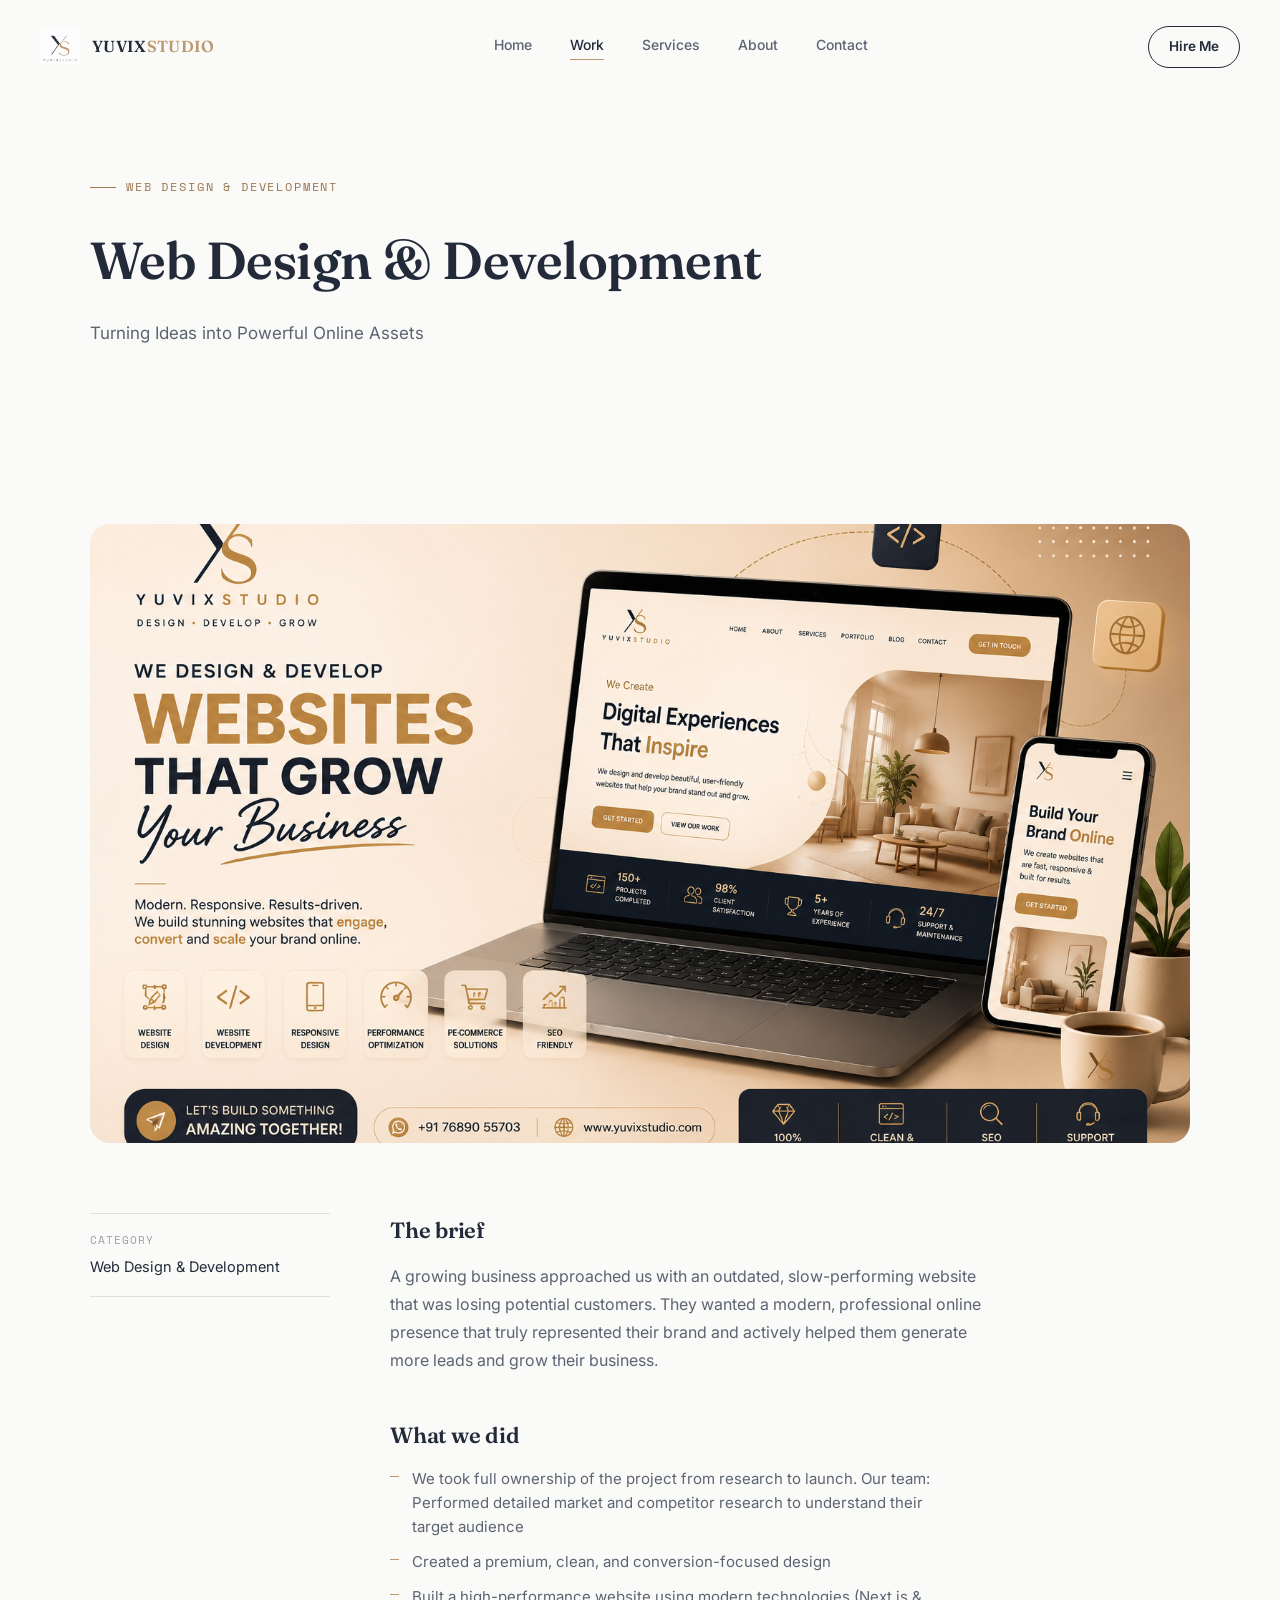
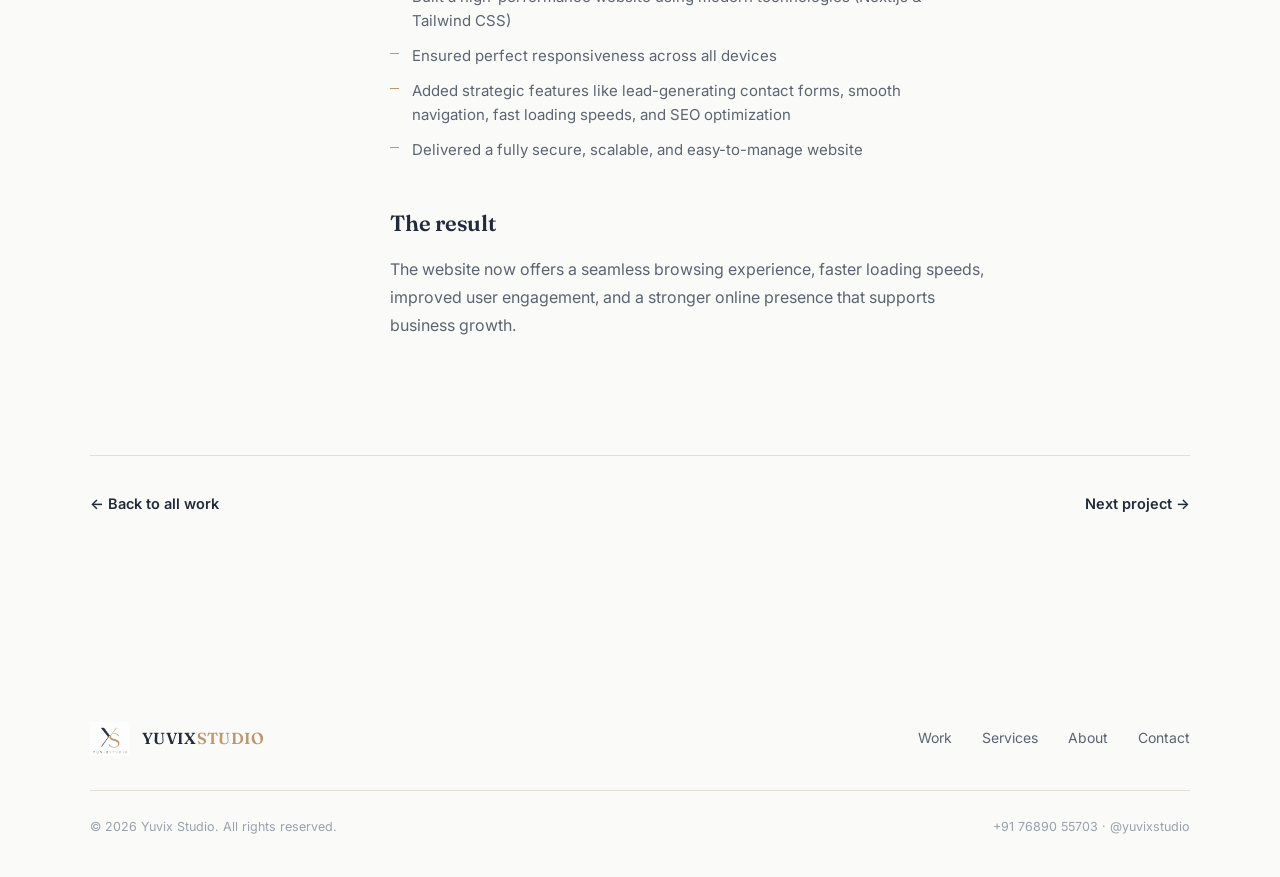
<file: project-1.html>
<!DOCTYPE html>
<html lang="en">
<head>
<meta charset="UTF-8">
<meta name="viewport" content="width=device-width, initial-scale=1.0">
<title>Web Design & Development — Yuvix Studio</title>
<meta name="description" content="Web design and development case study by Yuvix Studio.">
<link rel="icon" href="assets/logo.png">
<link rel="preconnect" href="https://fonts.googleapis.com">
<link rel="preconnect" href="https://fonts.gstatic.com" crossorigin>
<link href="https://fonts.googleapis.com/css2?family=Fraunces:ital,opsz,wght@0,9..144,500;0,9..144,600;1,9..144,500&family=Inter:wght@400;500;600&family=Space+Mono:wght@400;700&display=swap" rel="stylesheet">
<link rel="stylesheet" href="style.css">
<link rel="shortcut icon" href="/fav.png" type="image/x-icon">
<script src="security.js"></script>
</head>
<body>

<!-- ============ NAV ============ -->
<nav class="site-nav">
  <a href="index.html" class="brand">
    <img src="/fav.png" alt="Yuvix Studio logo">
    <span class="brand-word">YUVIX<span>STUDIO</span></span>
  </a>
  <div class="nav-links">
    <a href="index.html">Home</a>
    <a href="work.html" class="current">Work</a>
    <a href="services.html">Services</a>
    <a href="index.html#about">About</a>
    <a href="index.html#contact">Contact</a>
  </div>
  <a href="tel:+917689055703" class="nav-cta">Hire Me</a>
  <button class="nav-toggle" aria-label="Toggle menu" aria-expanded="false">
    <span></span><span></span><span></span>
  </button>
</nav>

<!--
  ================================================================
  HOW TO EDIT THIS CASE STUDY
  - Replace the title, hero image and every text block below with
    your real project details.
  - This file is not linked to anywhere automatically — make sure
    its card on work.html points here (href="project-1.html").
  ================================================================
-->

<!-- ============ HEADER ============ -->
<header class="project-header">
  <div class="wrap">
    <span class="eyebrow reveal">Web Design &amp; Development</span>
    <h1 class="reveal">Web Design & Development</h1>
    <p class="lede reveal">Turning Ideas into Powerful Online Assets</p>
  </div>
</header>

<section>
  <div class="wrap">
    <div class="project-image reveal">
      <img src="/p11.png" alt="Project Name One website preview">
    </div>

    <div class="project-body">
      <aside class="project-meta reveal">
        <dl>
          <!-- <div>
            <dt>Client</dt>
            <dd>Client name here</dd>
          </div> -->
          <div>
            <dt>Category</dt>
            <dd>Web Design &amp; Development</dd>
          </div>
          <!-- <div>
            <dt>Timeline</dt>
            <dd>3 weeks</dd>
          </div>
          <div>
            <dt>Live site</dt>
            <dd><a href="#" target="_blank" rel="noopener">Visit site ↗</a></dd>
          </div> -->
        </dl>
      </aside>

      <div class="project-content reveal">
        <div>
          <h2>The brief</h2>
          <p>A growing business approached us with an outdated, slow-performing website that was losing potential customers. They wanted a modern, professional online presence that truly represented their brand and actively helped them generate more leads and grow their business.</p>
        </div>
        <div>
          <h2>What we did</h2>
          <ul>
            <li>We took full ownership of the project from research to launch. Our team:
            Performed detailed market and competitor research to understand their target audience</li>
            <li>Created a premium, clean, and conversion-focused design</li>
            <li>Built a high-performance website using modern technologies (Next.js & Tailwind CSS)</li>
            <li>Ensured perfect responsiveness across all devices</li>
            <li>Added strategic features like lead-generating contact forms, smooth navigation, fast loading speeds, and SEO optimization</li>
            <li>Delivered a fully secure, scalable, and easy-to-manage website</li>
          </ul>
        </div>
        <div>
          <h2>The result</h2>
          <p>The website now offers a seamless browsing experience, faster loading speeds, improved user engagement, and a stronger online presence that supports business growth.</p>
        </div>
      </div>
    </div>

    <div class="project-nav reveal">
      <a href="work.html">← Back to all work</a>
      <a href="project-2.html">Next project →</a>
    </div>
  </div>
</section>

<!-- ============ FOOTER ============ -->
<footer>
  <div class="wrap">
    <div class="footer-grid">
      <a href="index.html" class="brand">
        <img src="/fav.png" alt="Yuvix Studio logo">
        <span class="brand-word">YUVIX<span>STUDIO</span></span>
      </a>
      <div class="footer-nav">
        <a href="work.html">Work</a>
        <a href="services.html">Services</a>
        <a href="index.html#about">About</a>
        <a href="index.html#contact">Contact</a>
      </div>
    </div>
    <div class="footer-bottom">
      <span>© <span id="year"></span> Yuvix Studio. All rights reserved.</span>
      <span>+91 76890 55703 · @yuvixstudio</span>
    </div>
  </div>
</footer>

<script src="script.js"></script>
</body>
</html>
</file>
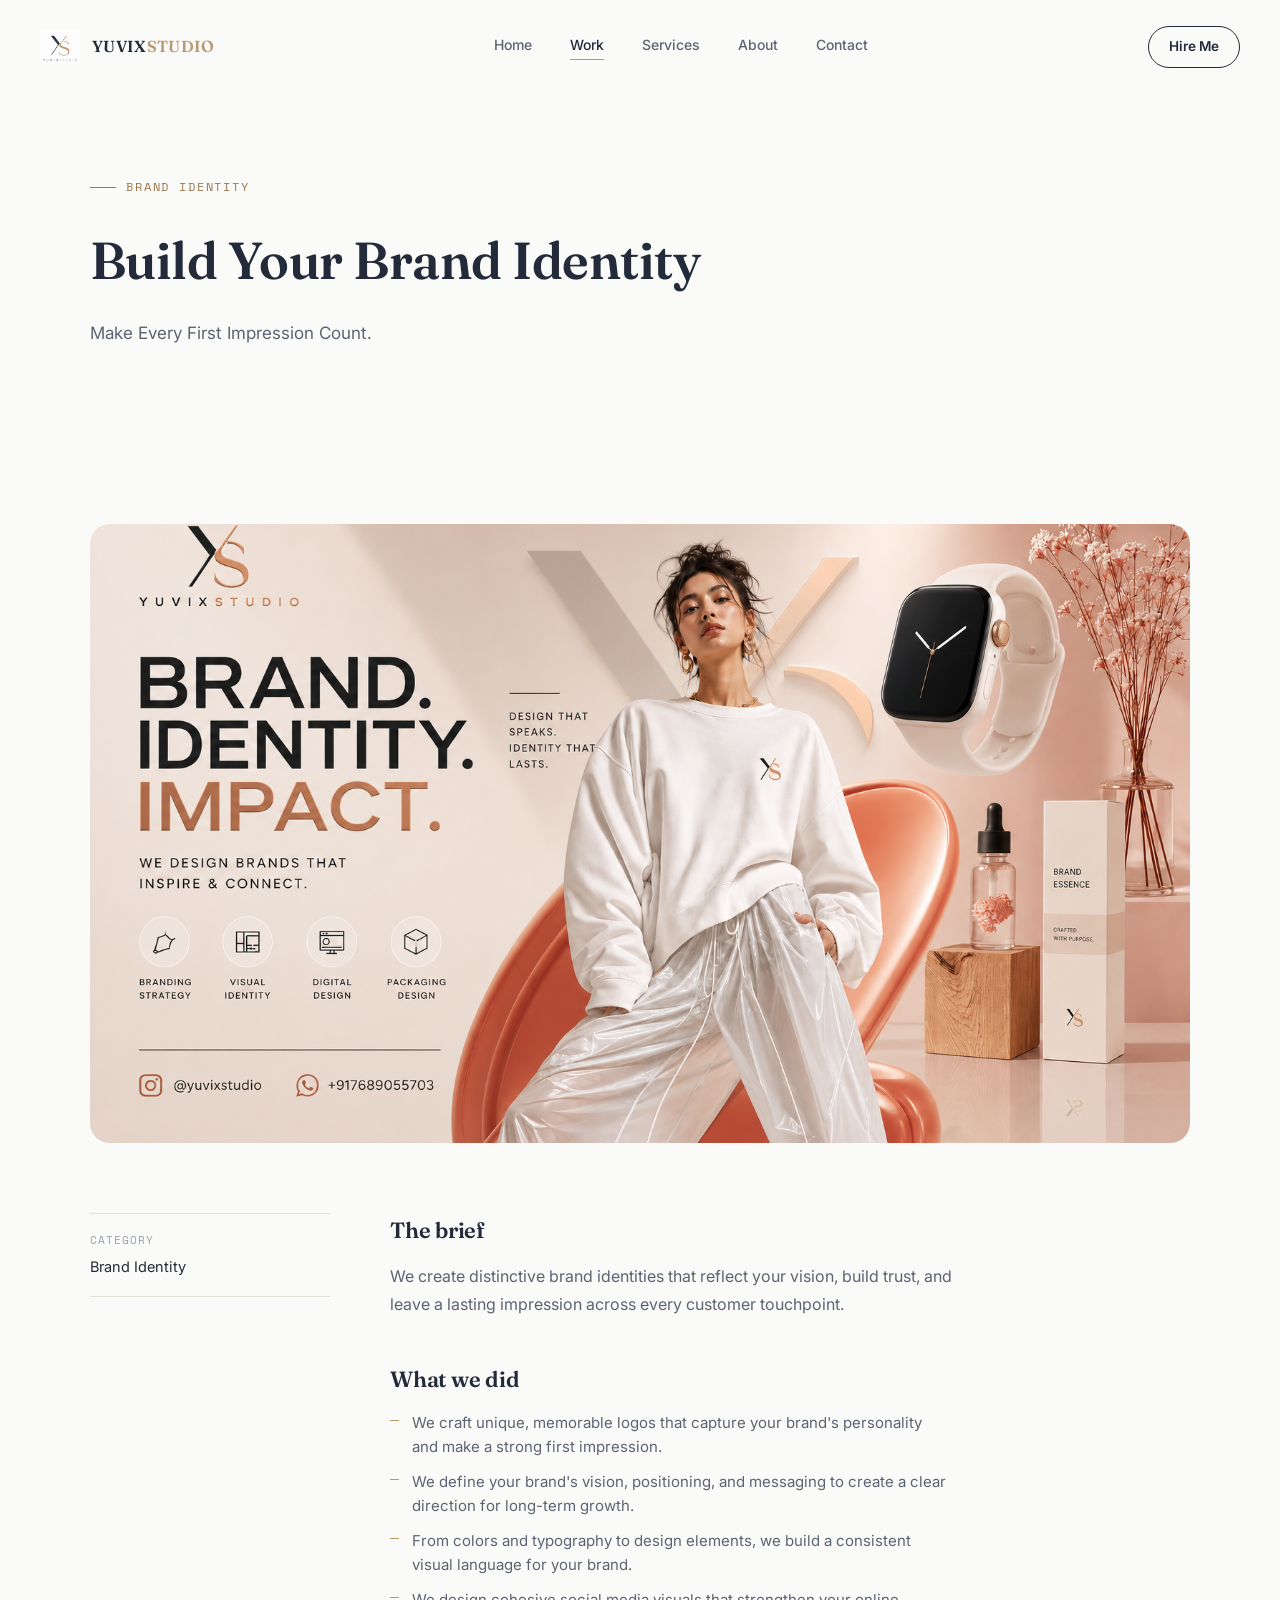
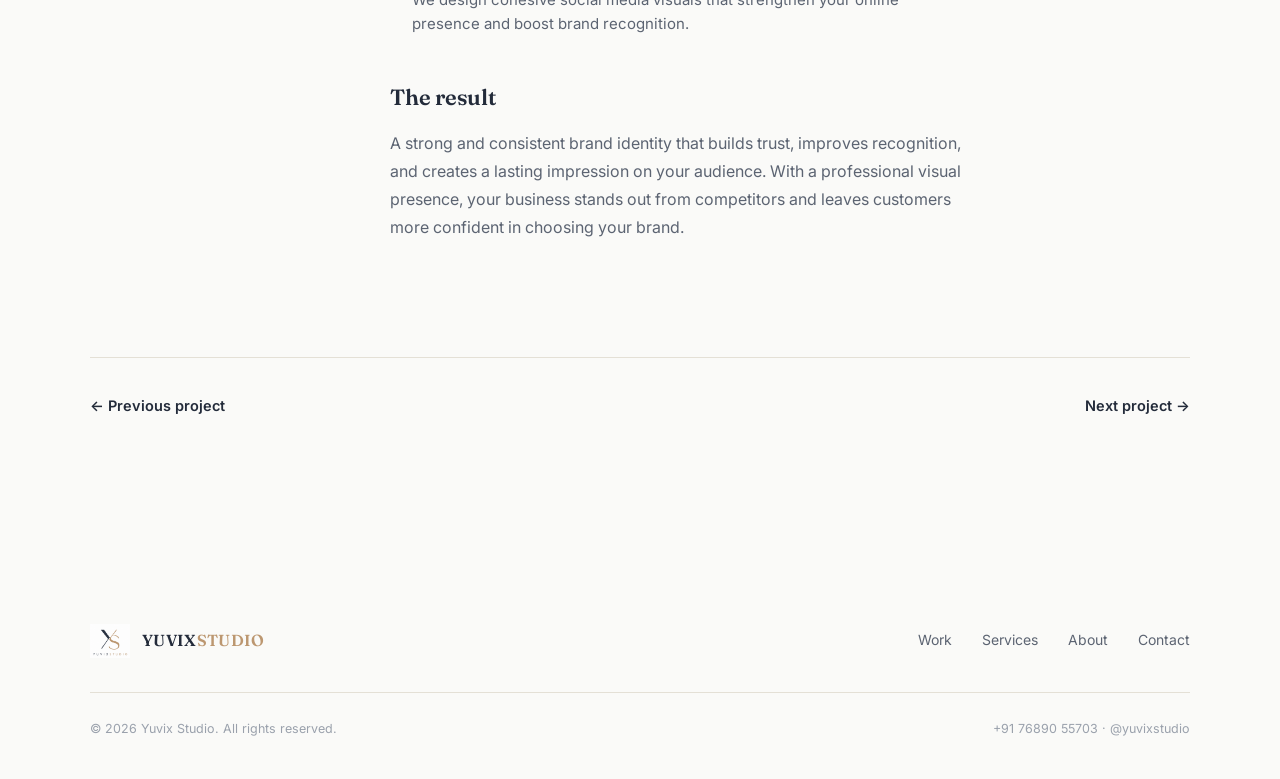
<file: project-2.html>
<!DOCTYPE html>
<html lang="en">
<head>
<meta charset="UTF-8">
<meta name="viewport" content="width=device-width, initial-scale=1.0">
<title>Brand Identity — Yuvix Studio</title>
<meta name="description" content="Digital marketing and SEO case study by Yuvix Studio.">
<link rel="icon" href="assets/logo.png">
<link rel="preconnect" href="https://fonts.googleapis.com">
<link rel="preconnect" href="https://fonts.gstatic.com" crossorigin>
<link href="https://fonts.googleapis.com/css2?family=Fraunces:ital,opsz,wght@0,9..144,500;0,9..144,600;1,9..144,500&family=Inter:wght@400;500;600&family=Space+Mono:wght@400;700&display=swap" rel="stylesheet">
<link rel="stylesheet" href="style.css">
<link rel="shortcut icon" href="/fav.png" type="image/x-icon">
<script src="security.js"></script>
</head>
<body>

<!-- ============ NAV ============ -->
<nav class="site-nav">
  <a href="index.html" class="brand">
    <img src="/fav.png" alt="Yuvix Studio logo">
    <span class="brand-word">YUVIX<span>STUDIO</span></span>
  </a>
  <div class="nav-links">
    <a href="index.html">Home</a>
    <a href="work.html" class="current">Work</a>
    <a href="services.html">Services</a>
    <a href="index.html#about">About</a>
    <a href="index.html#contact">Contact</a>
  </div>
  <a href="tel:+917689055703" class="nav-cta">Hire Me</a>
  <button class="nav-toggle" aria-label="Toggle menu" aria-expanded="false">
    <span></span><span></span><span></span>
  </button>
</nav>

<!-- See project-1.html for edit notes -->

<!-- ============ HEADER ============ -->
<header class="project-header">
  <div class="wrap">
    <span class="eyebrow reveal">Brand Identity</span>
    <h1 class="reveal">Build Your Brand Identity</h1>
    <p class="lede reveal">Make Every First Impression Count.</p>
  </div>
</header>

<section>
  <div class="wrap">
    <div class="project-image reveal">
      <img src="/p2.png" alt="Project Name Two marketing dashboard">
    </div>

    <div class="project-body">
      <aside class="project-meta reveal">
        <dl>
          <!-- <div>
            <dt>Client</dt>
            <dd>Client name here</dd>
          </div> -->
          <div>
            <dt>Category</dt>
            <dd>Brand Identity</dd>
          </div>
          <!-- <div>
            <dt>Timeline</dt>
            <dd>Ongoing, 3 months</dd>
          </div>
          <div>
            <dt>Live site</dt>
            <dd><a href="#" target="_blank" rel="noopener">Visit site ↗</a></dd>
          </div> -->
        </dl>
      </aside>

      <div class="project-content reveal">
        <div>
          <h2>The brief</h2>
          <p>We create distinctive brand identities that reflect your vision, build trust, and leave a lasting impression across every customer touchpoint.</p>
        </div>
        <div>
          <h2>What we did</h2>
          <ul>
            <li>We craft unique, memorable logos that capture your brand's personality and make a strong first impression.</li>
            <li>We define your brand's vision, positioning, and messaging to create a clear direction for long-term growth.</li>
            <li>From colors and typography to design elements, we build a consistent visual language for your brand.</li>
            <li>We design cohesive social media visuals that strengthen your online presence and boost brand recognition.</li>
          </ul>
        </div>
        <div>
          <h2>The result</h2>
          <p>A strong and consistent brand identity that builds trust, improves recognition, and creates a lasting impression on your audience. With a professional visual presence, your business stands out from competitors and leaves customers more confident in choosing your brand.</p>
        </div>
      </div>
    </div>

    <div class="project-nav reveal">
      <a href="project-1.html">← Previous project</a>
      <a href="project-3.html">Next project →</a>
    </div>
  </div>
</section>

<!-- ============ FOOTER ============ -->
<footer>
  <div class="wrap">
    <div class="footer-grid">
      <a href="index.html" class="brand">
        <img src="/fav.png" alt="Yuvix Studio logo">
        <span class="brand-word">YUVIX<span>STUDIO</span></span>
      </a>
      <div class="footer-nav">
        <a href="work.html">Work</a>
        <a href="services.html">Services</a>
        <a href="index.html#about">About</a>
        <a href="index.html#contact">Contact</a>
      </div>
    </div>
    <div class="footer-bottom">
      <span>© <span id="year"></span> Yuvix Studio. All rights reserved.</span>
      <span>+91 76890 55703 · @yuvixstudio</span>
    </div>
  </div>
</footer>

<script src="script.js"></script>
</body>
</html>
</file>
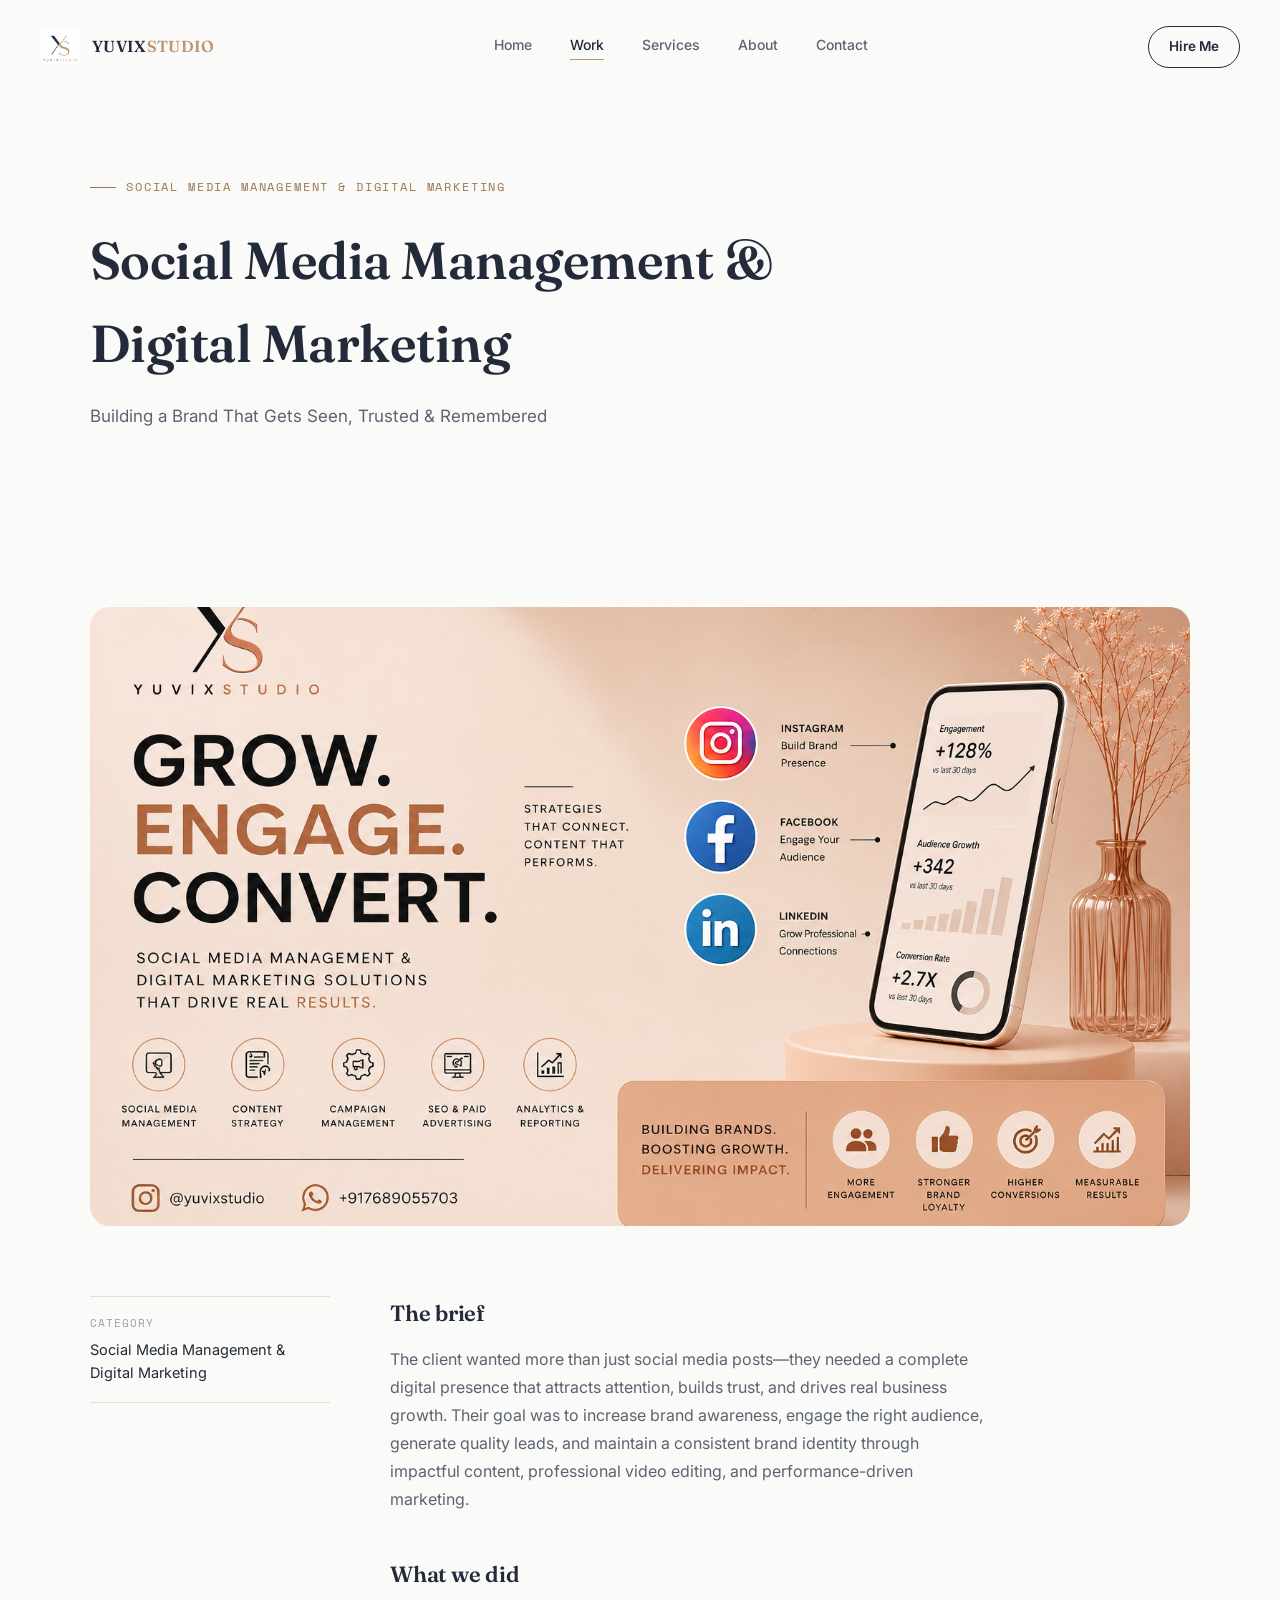
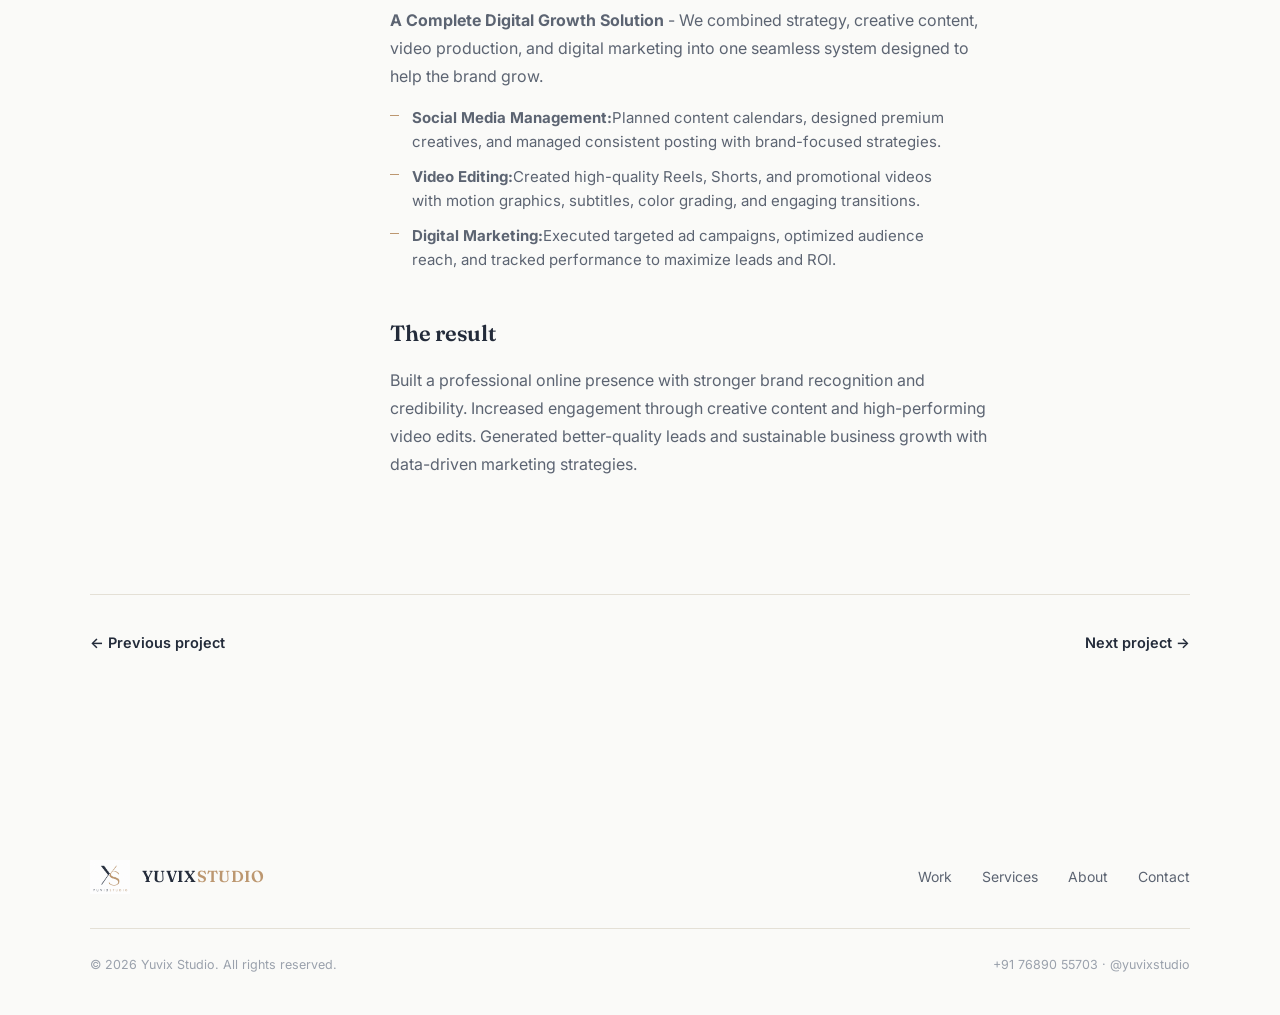
<file: project-3.html>
<!DOCTYPE html>
<html lang="en">
<head>
<meta charset="UTF-8">
<meta name="viewport" content="width=device-width, initial-scale=1.0">
<title>Social Media Management & Digital Marketing — Yuvix Studio</title>
<meta name="description" content="E-commerce store case study by Yuvix Studio.">
<link rel="icon" href="assets/logo.png">
<link rel="preconnect" href="https://fonts.googleapis.com">
<link rel="preconnect" href="https://fonts.gstatic.com" crossorigin>
<link href="https://fonts.googleapis.com/css2?family=Fraunces:ital,opsz,wght@0,9..144,500;0,9..144,600;1,9..144,500&family=Inter:wght@400;500;600&family=Space+Mono:wght@400;700&display=swap" rel="stylesheet">
<link rel="stylesheet" href="style.css">
<link rel="shortcut icon" href="/fav.png" type="image/x-icon">
<script src="security.js"></script>
</head>
<body>

<!-- ============ NAV ============ -->
<nav class="site-nav">
  <a href="index.html" class="brand">
    <img src="/fav.png" alt="Yuvix Studio logo">
    <span class="brand-word">YUVIX<span>STUDIO</span></span>
  </a>
  <div class="nav-links">
    <a href="index.html">Home</a>
    <a href="work.html" class="current">Work</a>
    <a href="services.html">Services</a>
    <a href="index.html#about">About</a>
    <a href="index.html#contact">Contact</a>
  </div>
  <a href="tel:+917689055703" class="nav-cta">Hire Me</a>
  <button class="nav-toggle" aria-label="Toggle menu" aria-expanded="false">
    <span></span><span></span><span></span>
  </button>
</nav>

<!-- See project-1.html for edit notes -->

<!-- ============ HEADER ============ -->
<header class="project-header">
  <div class="wrap">
    <span class="eyebrow reveal">Social Media Management & Digital Marketing</span>
    <h1 class="reveal">Social Media Management & Digital Marketing</h1>
    <p class="lede reveal">Building a Brand That Gets Seen, Trusted & Remembered</p>
  </div>
</header>

<section>
  <div class="wrap">
    <div class="project-image reveal">
      <img src="/p-3.png" alt="Project Name Three online store preview">
    </div>

    <div class="project-body">
      <aside class="project-meta reveal">
        <dl>
          <!-- <div>
            <dt>Client</dt>
            <dd>Client name here</dd>
          </div> -->
          <div>
            <dt>Category</dt>
            <dd>Social Media Management & Digital Marketing</dd>
          </div>
          <!-- <div>
            <dt>Timeline</dt>
            <dd>4 weeks</dd>
          </div>
          <div>
            <dt>Live site</dt>
            <dd><a href="#" target="_blank" rel="noopener">Visit site ↗</a></dd>
          </div> -->
        </dl>
      </aside>

      <div class="project-content reveal">
        <div>
          <h2>The brief</h2>
          <p>The client wanted more than just social media posts—they needed a complete digital presence that attracts attention, builds trust, and drives real business growth. Their goal was to increase brand awareness, engage the right audience, generate quality leads, and maintain a consistent brand identity through impactful content, professional video editing, and performance-driven marketing.</p>
        </div>
        <div>
          <h2>What we did</h2>
          <p><b>A Complete Digital Growth Solution</b> - We combined strategy, creative content, video production, and digital marketing into one seamless system designed to help the brand grow.</p>
          <ul>
            <li><b>Social Media Management:</b>Planned content calendars, designed premium creatives, and managed consistent posting with brand-focused strategies.</li>
            <li><b>Video Editing:</b>Created high-quality Reels, Shorts, and promotional videos with motion graphics, subtitles, color grading, and engaging transitions.</li>
            <li><b>Digital Marketing:</b>Executed targeted ad campaigns, optimized audience reach, and tracked performance to maximize leads and ROI.</li>
          </ul>
        </div>
        <div>
          <h2>The result</h2>
          <p>Built a professional online presence with stronger brand recognition and credibility.
            Increased engagement through creative content and high-performing video edits.
            Generated better-quality leads and sustainable business growth with data-driven marketing strategies.</p>
        </div>
      </div>
    </div>

    <div class="project-nav reveal">
      <a href="project-2.html">← Previous project</a>
      <a href="project-4.html">Next project →</a>
    </div>
  </div>
</section>

<!-- ============ FOOTER ============ -->
<footer>
  <div class="wrap">
    <div class="footer-grid">
      <a href="index.html" class="brand">
        <img src="/fav.png" alt="Yuvix Studio logo">
        <span class="brand-word">YUVIX<span>STUDIO</span></span>
      </a>
      <div class="footer-nav">
        <a href="work.html">Work</a>
        <a href="services.html">Services</a>
        <a href="index.html#about">About</a>
        <a href="index.html#contact">Contact</a>
      </div>
    </div>
    <div class="footer-bottom">
      <span>© <span id="year"></span> Yuvix Studio. All rights reserved.</span>
      <span>+91 76890 55703 · @yuvixstudio</span>
    </div>
  </div>
</footer>

<script src="script.js"></script>
</body>
</html>
</file>
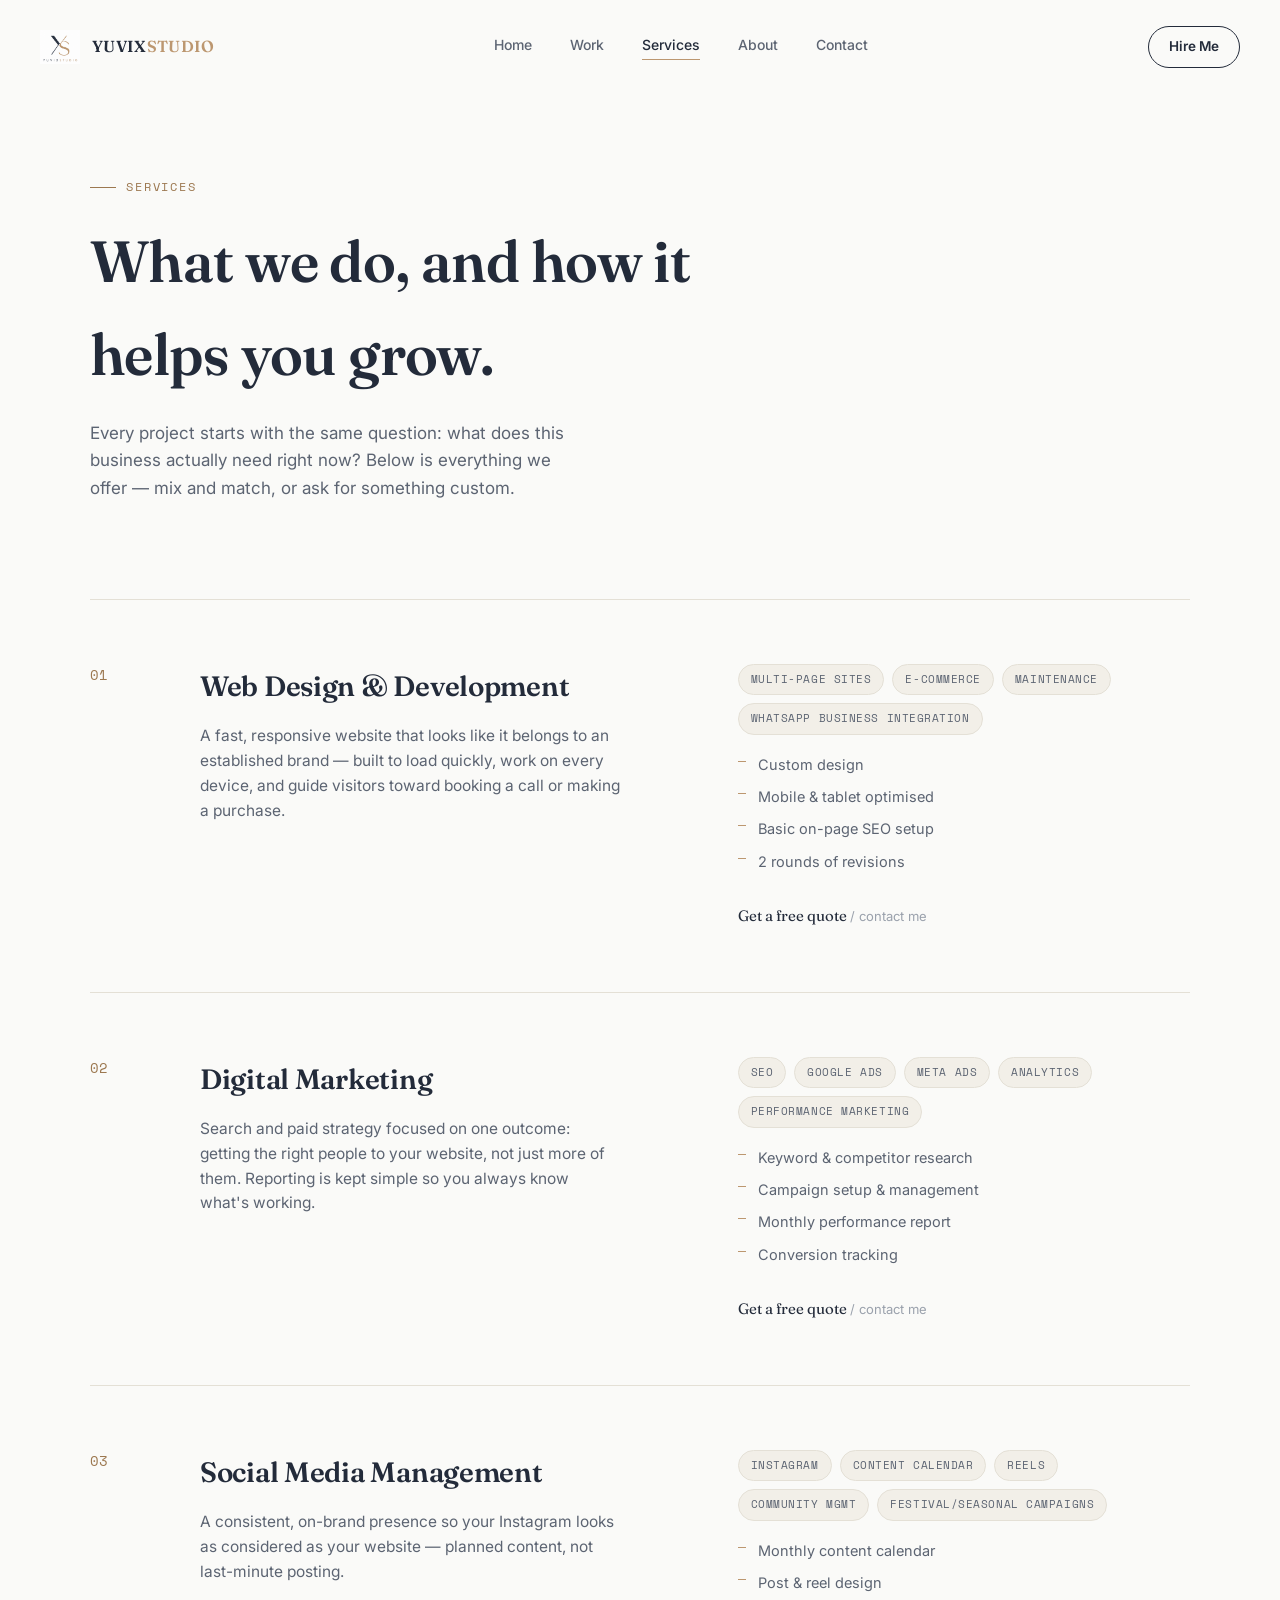
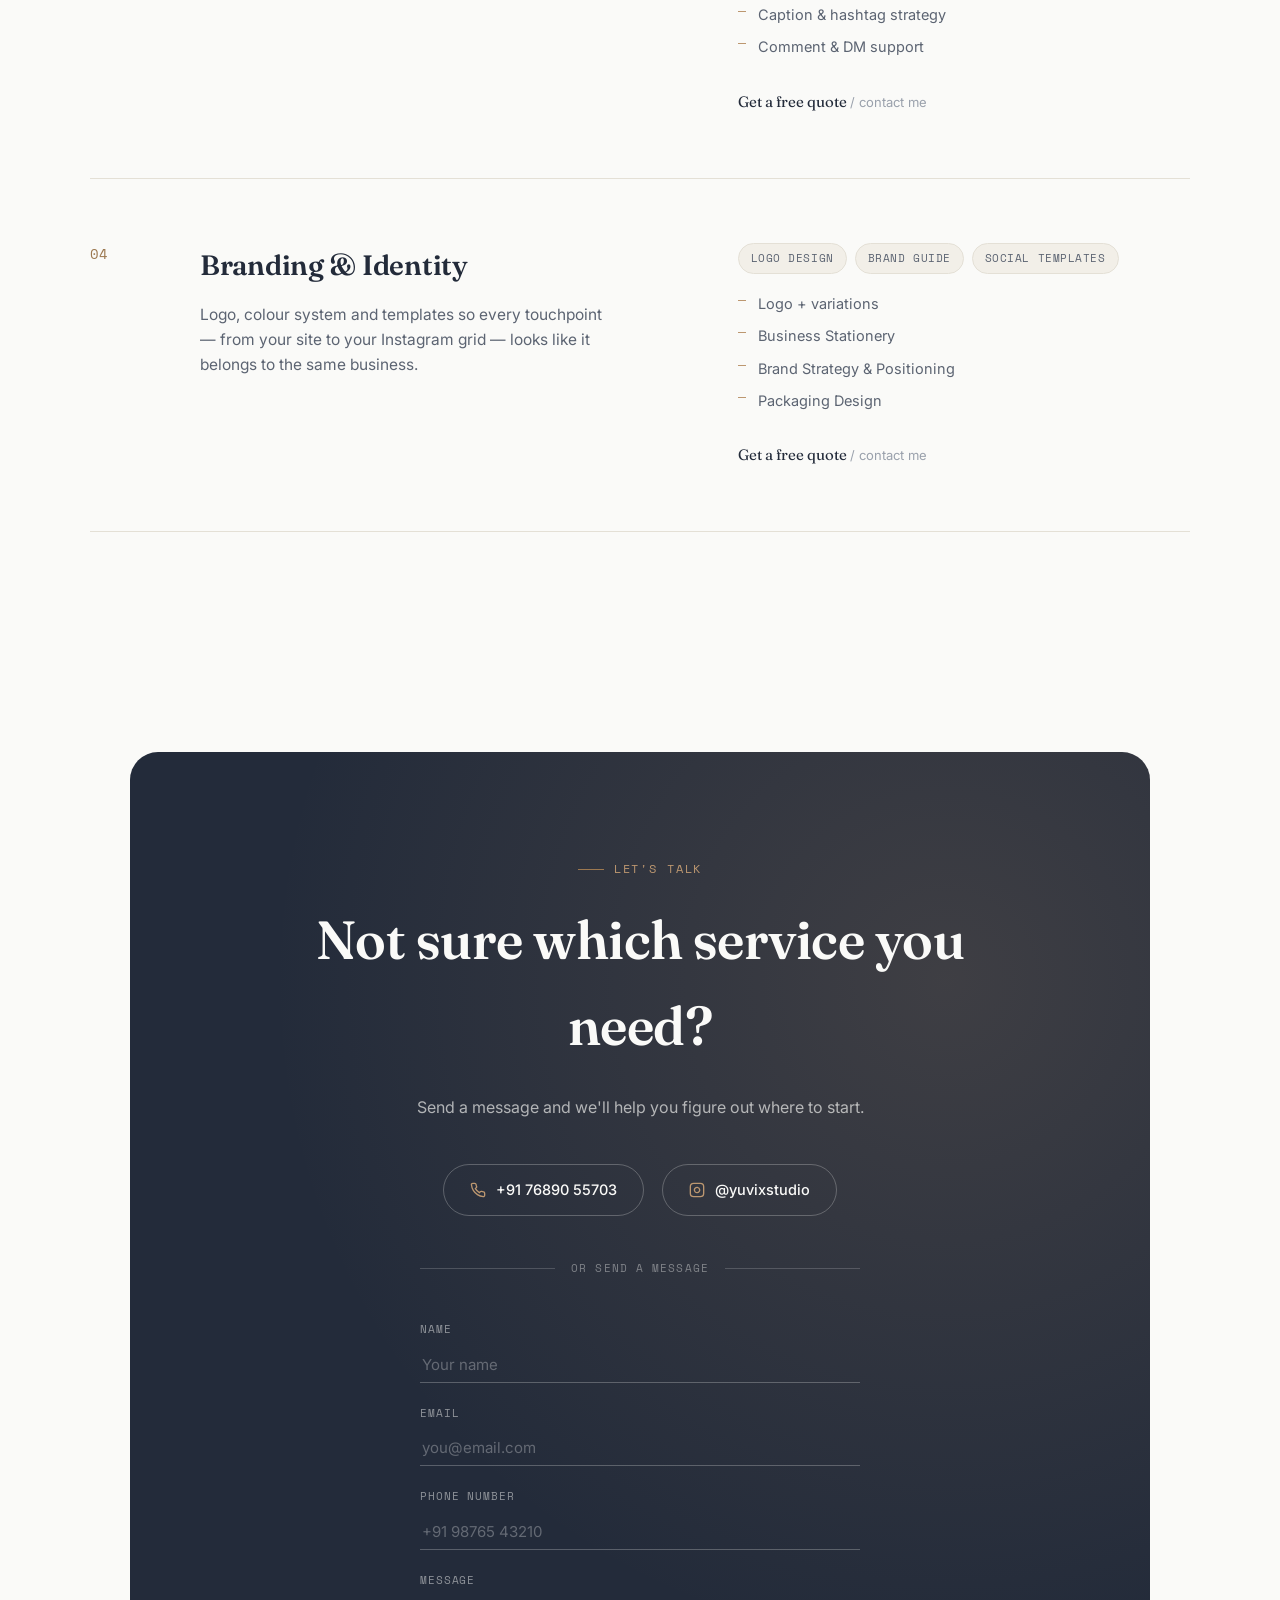
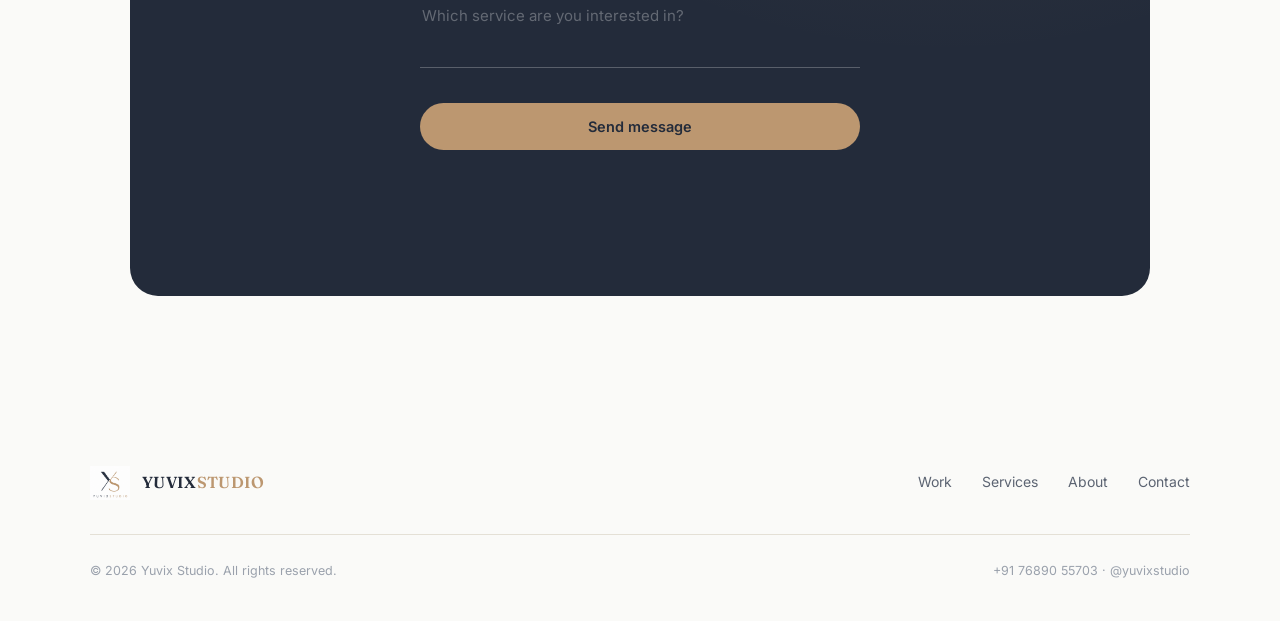
<file: services.html>
<!DOCTYPE html>
<html lang="en">
<head>
<meta charset="UTF-8">
<meta name="viewport" content="width=device-width, initial-scale=1.0">
<title>Services — Yuvix Studio</title>
<meta name="description" content="Web design, development, digital marketing, social media and branding services from Yuvix Studio.">
<link rel="icon" href="/fav.png">
<link rel="preconnect" href="https://fonts.googleapis.com">
<link rel="preconnect" href="https://fonts.gstatic.com" crossorigin>
<link href="https://fonts.googleapis.com/css2?family=Fraunces:ital,opsz,wght@0,9..144,500;0,9..144,600;1,9..144,500&family=Inter:wght@400;500;600&family=Space+Mono:wght@400;700&display=swap" rel="stylesheet">
<link rel="stylesheet" href="style.css">  
<link rel="shortcut icon" href="/fav.png" type="image/x-icon">
<script src="security.js"></script>
</head>
<body>

<!-- ============ NAV ============ -->
<nav class="site-nav">
  <a href="index.html" class="brand">
    <img src="/fav.png" alt="Yuvix Studio logo">
    <span class="brand-word">YUVIX<span>STUDIO</span></span>
  </a>
  <div class="nav-links">
    <a href="index.html">Home</a>
    <a href="work.html">Work</a>
    <a href="services.html" class="current">Services</a>
    <a href="index.html#about">About</a>
    <a href="index.html#contact">Contact</a>
  </div>
  <a href="https://api.whatsapp.com/send/?phone=917689055703&text&type=phone_number&app_absent=0" class="nav-cta">Hire Me</a>
  <button class="nav-toggle" aria-label="Toggle menu" aria-expanded="false">
    <span></span><span></span><span></span>
  </button>
</nav>

<!-- ============ HEADER ============ -->
<header class="page-header">
  <div class="wrap">
    <span class="eyebrow reveal">Services</span>
    <h1 class="reveal">What we do, and how it helps you grow.</h1>
    <p class="lede reveal">Every project starts with the same question: what does this business actually need right now? Below is everything we offer — mix and match, or ask for something custom.</p>
  </div>
</header>

<!--
  ================================================================
  HOW TO EDIT THIS PAGE
  Each service lives in one <div class="service-block"> below.
  To add a new service: copy a whole block (from "service-block reveal"
  to the closing </div> right before the next comment), paste it, then
  update the number, title, description, tags, included list and price.
  To remove a service: delete its whole block.
  ================================================================
-->

<section style="padding-top:20px;">
  <div class="wrap">

    <!-- ===== SERVICE 01 ===== -->
    <div class="service-block reveal">
      <div class="service-num">01</div>
      <div class="service-main">
        <h2>Web Design &amp; Development</h2>
        <p>A fast, responsive website that looks like it belongs to an established brand — built to load quickly, work on every device, and guide visitors toward booking a call or making a purchase.</p>
      </div>
      <div class="service-meta">
        <div class="service-tags">
          <!-- <span>Landing Pages</span> -->
          <span>Multi-page Sites</span>
          <span>E-commerce</span>
          <span>Maintenance</span>
          <span>WhatsApp Business Integration</span>
        </div>
        <ul class="service-includes">
          <li>Custom design</li>
          <li>Mobile &amp; tablet optimised</li>
          <li>Basic on-page SEO setup</li>
          <li>2 rounds of revisions</li>
        </ul>
        <div class="service-price">Get a free quote <span>/ contact me</span></div>
      </div>
    </div>

    <!-- ===== SERVICE 02 ===== -->
    <div class="service-block reveal">
      <div class="service-num">02</div>
      <div class="service-main">
        <h2>Digital Marketing</h2>
        <p>Search and paid strategy focused on one outcome: getting the right people to your website, not just more of them. Reporting is kept simple so you always know what's working.</p>
      </div>
      <div class="service-meta">
        <div class="service-tags">
          <span>SEO</span>
          <span>Google Ads</span>
          <span>Meta Ads</span>
          <span>Analytics</span>
          <span>Performance Marketing</span>
        </div>
        <ul class="service-includes">
          <li>Keyword &amp; competitor research</li>
          <li>Campaign setup &amp; management</li>
          <li>Monthly performance report</li>
          <li>Conversion tracking</li>
        </ul>
        <div class="service-price">Get a free quote <span>/ contact me</span></div>
      </div>
    </div>

    <!-- ===== SERVICE 03 ===== -->
    <div class="service-block reveal">
      <div class="service-num">03</div>
      <div class="service-main">
        <h2>Social Media Management</h2>
        <p>A consistent, on-brand presence so your Instagram looks as considered as your website — planned content, not last-minute posting.</p>
      </div>
      <div class="service-meta">
        <div class="service-tags">
          <span>Instagram</span>
          <span>Content Calendar</span>
          <span>Reels</span>
          <span>Community Mgmt</span>
          <span>Festival/Seasonal Campaigns </span>
        </div>
        <ul class="service-includes">
          <li>Monthly content calendar</li>
          <li>Post &amp; reel design</li>
          <li>Caption &amp; hashtag strategy</li>
          <li>Comment &amp; DM support</li>
        </ul>
        <div class="service-price">Get a free quote <span>/ contact me</span></div>
      </div>
    </div>

    <!-- ===== SERVICE 04 ===== -->
    <div class="service-block reveal">
      <div class="service-num">04</div>
      <div class="service-main">
        <h2>Branding &amp; Identity</h2>
        <p>Logo, colour system and templates so every touchpoint — from your site to your Instagram grid — looks like it belongs to the same business.</p>
      </div>
      <div class="service-meta">
        <div class="service-tags">
          <span>Logo Design</span>
          <span>Brand Guide</span>
          <span>Social Templates</span>
        </div>
        <ul class="service-includes">
          <li>Logo + variations</li>
          <li>Business Stationery</li>
          <li>Brand Strategy & Positioning</li>
          <li>Packaging Design </li>
        </ul>
        <div class="service-price">Get a free quote <span>/ contact me</span></div>
      </div>
    </div>

    <!-- ===== END OF SERVICE BLOCKS — add new ones above this line ===== -->

  </div>
</section>

<!-- ============ CONTACT ============ -->
<section id="contact">
  <div class="wrap">
    <div class="contact reveal">
      <div class="contact-inner">
        <span class="eyebrow" style="color:var(--gold)">Let's talk</span>
        <h2>Not sure which service you need?</h2>
        <p class="lede">Send a message and we'll help you figure out where to start.</p>
        <div class="contact-links">
          <a href="https://api.whatsapp.com/send/?phone=917689055703&text&type=phone_number&app_absent=0" class="contact-pill">
            <svg viewBox="0 0 24 24" fill="none" stroke-width="2"><path d="M22 16.92v3a2 2 0 0 1-2.18 2 19.79 19.79 0 0 1-8.63-3.07 19.5 19.5 0 0 1-6-6 19.79 19.79 0 0 1-3.07-8.67A2 2 0 0 1 4.11 2h3a2 2 0 0 1 2 1.72c.127.96.362 1.903.7 2.81a2 2 0 0 1-.45 2.11L8.09 9.91a16 16 0 0 0 6 6l1.27-1.27a2 2 0 0 1 2.11-.45c.907.338 1.85.573 2.81.7A2 2 0 0 1 22 16.92z"/></svg>
            +91 76890 55703
          </a>
          <a href="https://instagram.com/yuvixstudio" target="_blank" rel="noopener" class="contact-pill">
            <svg viewBox="0 0 24 24" fill="none" stroke-width="2"><rect x="2" y="2" width="20" height="20" rx="5"/><path d="M16 11.37A4 4 0 1 1 12.63 8 4 4 0 0 1 16 11.37z"/><path d="M17.5 6.5h.01"/></svg>
            @yuvixstudio
          </a>
        </div>

        <div class="contact-divider">Or send a message</div>

        <!-- See index.html for setup notes: replace YOUR_FORM_ID with your Formspree endpoint -->
        <form class="contact-form" id="contactForm" action="https://script.google.com/macros/s/AKfycbxDUa-38Gie-StyQM9wZZpAIo4txHQ3QjQLrXAD8hMNRNePcvxkL0qFl1689tBbZKky/exec" method="POST">
          <input type="text" name="_gotcha" class="form-honeypot" tabindex="-1" autocomplete="off">
          <div class="field-dark">
            <label for="cf-name">Name</label>
            <input type="text" id="cf-name" name="name" placeholder="Your name" required>
          </div>
          <div class="field-dark">
            <label for="cf-email">Email</label>
            <input type="email" id="cf-email" name="email" placeholder="you@email.com" required>
          </div>
          <div class="field-dark">
           <label for="cf-phone">Phone number</label>
           <input type="tel" id="cf-phone" name="phone" placeholder="+91 98765 43210" required>
          </div>
          <div class="field-dark">
            <label for="cf-message">Message</label>
            <textarea id="cf-message" name="message" placeholder="Which service are you interested in?" required></textarea>
          </div>
          <button type="submit" class="btn btn-primary">Send message</button>
          <p class="form-status" id="formStatus"></p>
        </form>
      </div>
    </div>
  </div>
</section>

<!-- ============ FOOTER ============ -->
<footer>
  <div class="wrap">
    <div class="footer-grid">
      <a href="index.html" class="brand">
        <img src="/fav.png" alt="Yuvix Studio logo">
        <span class="brand-word">YUVIX<span>STUDIO</span></span>
      </a>
      <div class="footer-nav">
        <a href="work.html">Work</a>
        <a href="services.html">Services</a>
        <a href="index.html#about">About</a>
        <a href="index.html#contact">Contact</a>
      </div>
    </div>
    <div class="footer-bottom">
      <span>© <span id="year"></span> Yuvix Studio. All rights reserved.</span>
      <span>+91 76890 55703 · @yuvixstudio</span>
    </div>
  </div>
</footer>

<script src="script.js"></script>
</body>
</html>
</file>
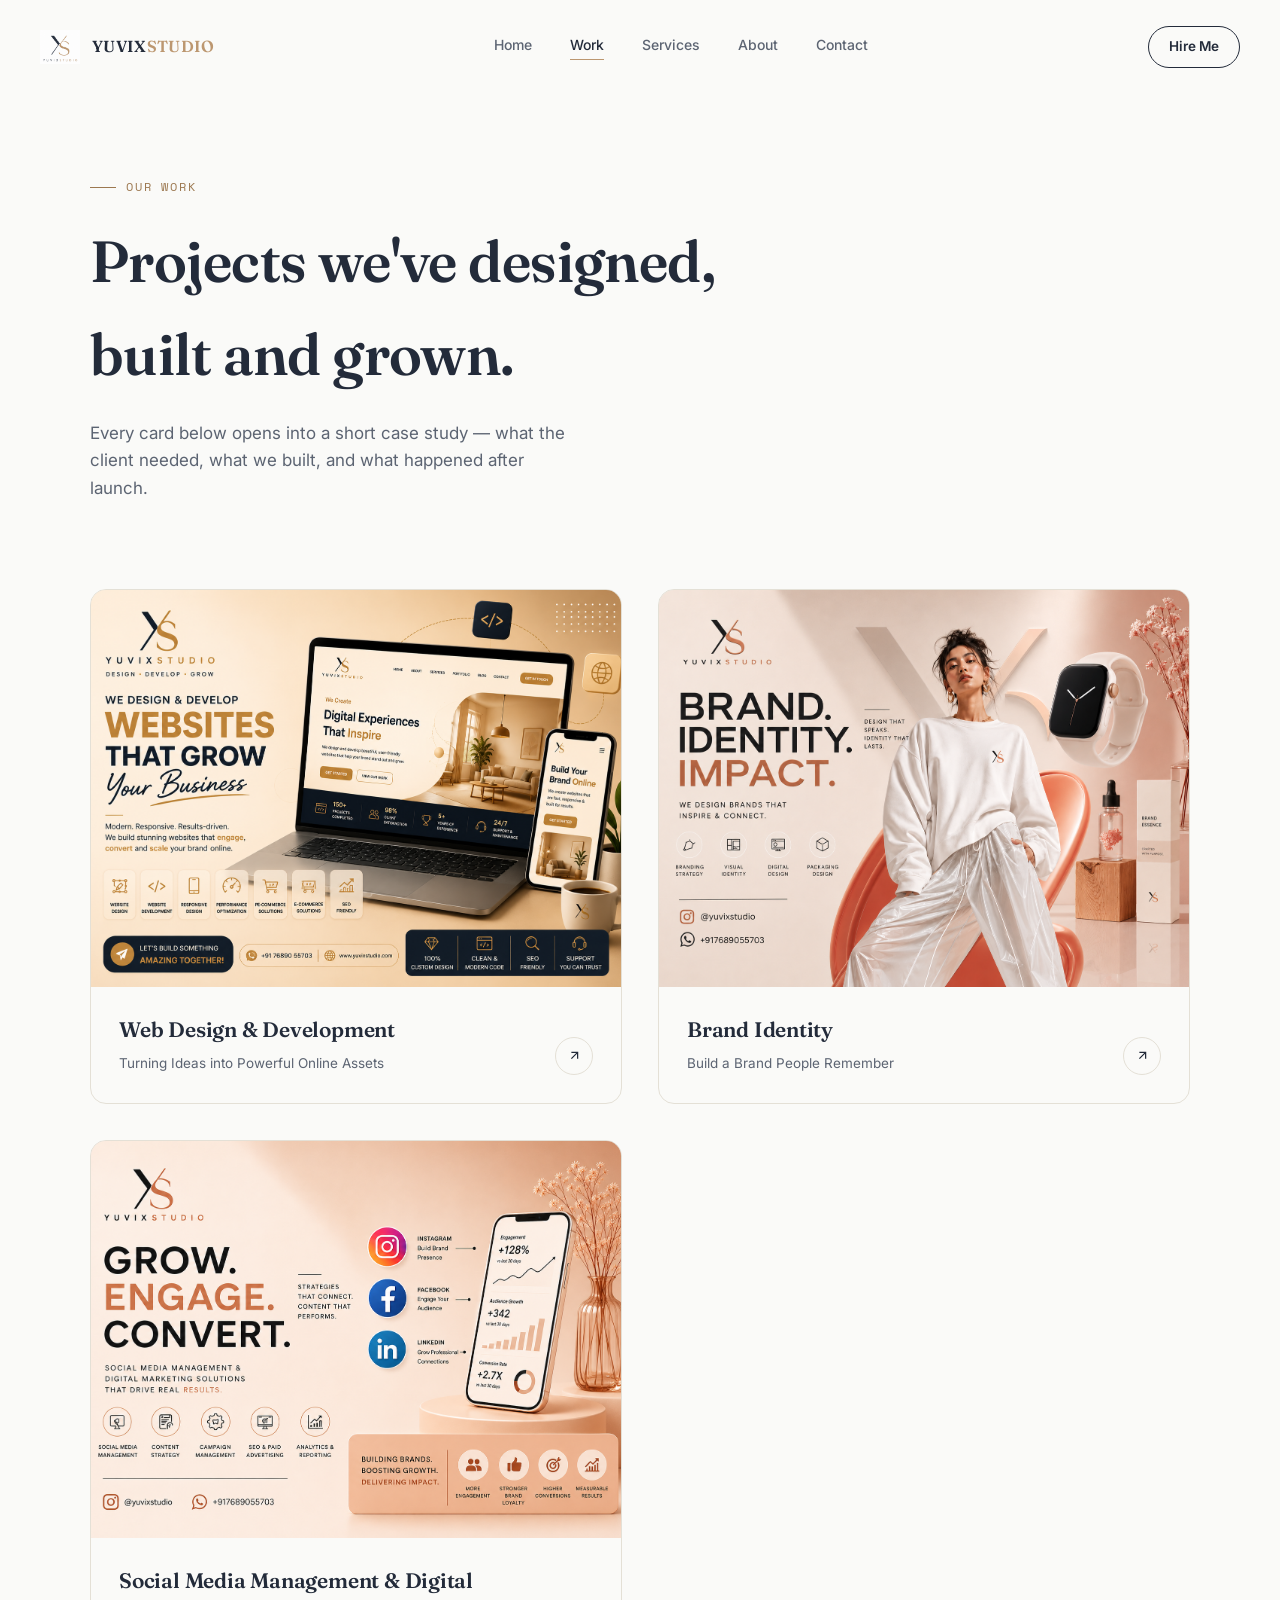
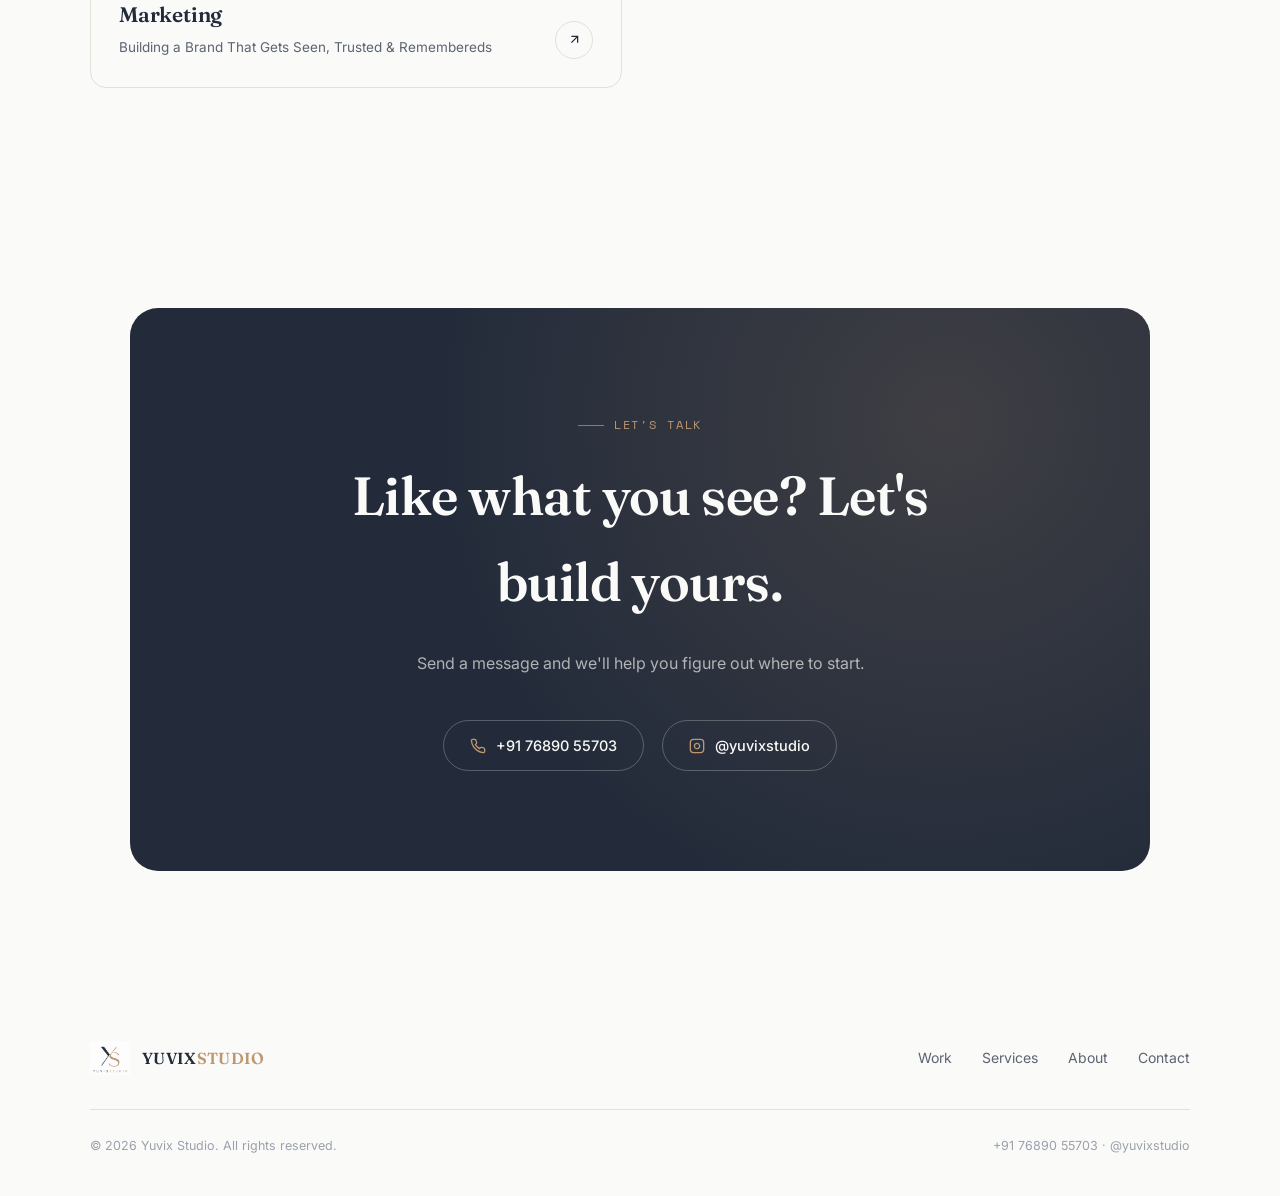
<file: work.html>
<!DOCTYPE html>
<html lang="en">
<head>
<meta charset="UTF-8">
<meta name="viewport" content="width=device-width, initial-scale=1.0">
<title>Work — Yuvix Studio</title>
<meta name="description" content="Selected web design, development and digital marketing projects by Yuvix Studio.">
<link rel="icon" href="assets/logo.png">
<link rel="preconnect" href="https://fonts.googleapis.com">
<link rel="preconnect" href="https://fonts.gstatic.com" crossorigin>
<link href="https://fonts.googleapis.com/css2?family=Fraunces:ital,opsz,wght@0,9..144,500;0,9..144,600;1,9..144,500&family=Inter:wght@400;500;600&family=Space+Mono:wght@400;700&display=swap" rel="stylesheet">
<link rel="stylesheet" href="style.css">
<link rel="shortcut icon" href="/fav.png" type="image/x-icon">
<script src="security.js"></script>
</head>
<body>

<!-- ============ NAV ============ -->
<nav class="site-nav">
  <a href="index.html" class="brand">
    <img src="/fav.png" alt="Yuvix Studio logo">
    <span class="brand-word">YUVIX<span>STUDIO</span></span>
  </a>
  <div class="nav-links">
    <a href="index.html">Home</a>
    <a href="work.html" class="current">Work</a>
    <a href="services.html">Services</a>
    <a href="index.html#about">About</a>
    <a href="index.html#contact">Contact</a>
  </div>
  <a href="https://api.whatsapp.com/send/?phone=917689055703&text&type=phone_number&app_absent=0" class="nav-cta">Hire Me</a>
  <button class="nav-toggle" aria-label="Toggle menu" aria-expanded="false">
    <span></span><span></span><span></span>
  </button>
</nav>

<!-- ============ HEADER ============ -->
<header class="page-header">
  <div class="wrap">
    <span class="eyebrow reveal">Our work</span>
    <h1 class="reveal">Projects we've designed, built and grown.</h1>
    <p class="lede reveal">Every card below opens into a short case study — what the client needed, what we built, and what happened after launch.</p>
  </div>
</header>

<!--
  ================================================================
  HOW TO EDIT THIS PAGE
  Each project is one <a class="work-card"> block below.
  To add a project:
    1. Duplicate a project detail page (e.g. copy project-1.html to
       project-5.html) and update its content.
    2. Copy a whole <a class="work-card">...</a> block here, paste it,
       then update the href to your new page, plus the tag, image,
       title and description.
  To remove a project: delete its card here AND its .html file.
  ================================================================
-->

<section style="padding-top:10px;">
  <div class="wrap">
    <div class="work-grid reveal-stagger">

      <!-- ===== WORK CARD 1 ===== -->
      <a href="project-1.html" class="work-card reveal" style="--thumb-a:#EFE7D8; --thumb-b:#D9CBB2;">
        <div class="work-thumb">
          <span class="work-tag">Web Design</span>
          <img src="/p-11.png" alt="Project Name One" loading="lazy">
        </div>
        <div class="work-body">
          <div>
            <h3>Web Design & Development</h3>
            <p>Turning Ideas into Powerful Online Assets</p>
          </div>
          <span class="work-arrow"><svg viewBox="0 0 24 24" fill="none" stroke-width="2"><path d="M7 17L17 7M7 7h10v10"/></svg></span>
        </div>
      </a>

      <!-- ===== WORK CARD 2 ===== -->
      <a href="project-2.html" class="work-card reveal" style="--thumb-a:#E3E7E2; --thumb-b:#C7CFC3;">
        <div class="work-thumb">
          <span class="work-tag">Brand Identity</span>
          <img src="/p22.png" alt="Project Name Two" loading="lazy">
        </div>
        <div class="work-body">
          <div>
            <h3>Brand Identity</h3>
            <p>Build a Brand People Remember</p>
          </div>
          <span class="work-arrow"><svg viewBox="0 0 24 24" fill="none" stroke-width="2"><path d="M7 17L17 7M7 7h10v10"/></svg></span>
        </div>
      </a>

      <!-- ===== WORK CARD 3 ===== -->
      <a href="project-3.html" class="work-card reveal" style="--thumb-a:#EDE1DD; --thumb-b:#D6BEB6;">
        <div class="work-thumb">
          <span class="work-tag">Social Media Management & Digital Marketing</span>
          <img src="/px3.png" alt="Project Name Three" loading="lazy">
        </div>
        <div class="work-body">
          <div>
            <h3>Social Media Management & Digital Marketing</h3>
            <p>Building a Brand That Gets Seen, Trusted & Remembereds</p>
          </div>
          <span class="work-arrow"><svg viewBox="0 0 24 24" fill="none" stroke-width="2"><path d="M7 17L17 7M7 7h10v10"/></svg></span>
        </div>
      </a>

      <!-- ===== WORK CARD 4 =====
      <a href="project-4.html" class="work-card reveal" style="--thumb-a:#E0E4EA; --thumb-b:#C2CAD6;">
        <div class="work-thumb">
          <span class="work-tag">Branding</span>
          <img src="https://picsum.photos/seed/yuvix-branding/800/600" alt="Project Name Four" loading="lazy">
        </div>
        <div class="work-body">
          <div>
            <h3>Project Name Four</h3>
            <p>Logo, identity &amp; socials</p>
          </div>
          <span class="work-arrow"><svg viewBox="0 0 24 24" fill="none" stroke-width="2"><path d="M7 17L17 7M7 7h10v10"/></svg></span>
        </div>
      </a> -->

      <!-- ===== END OF WORK CARDS — add new ones above this line ===== -->

    </div>

    <!-- <p class="work-note">Thumbnails above are stable Lorem Picsum placeholder photos, not real client work — swap each <code>img src</code> for a real screenshot once you have one.</p> -->
  </div>
</section>

<!-- ============ CONTACT CTA ============ -->
<section id="contact">
  <div class="wrap">
    <div class="contact reveal">
      <div class="contact-inner">
        <span class="eyebrow" style="color:var(--gold)">Let's talk</span>
        <h2>Like what you see? Let's build yours.</h2>
        <p class="lede">Send a message and we'll help you figure out where to start.</p>
        <div class="contact-links">
          <a href="https://api.whatsapp.com/send/?phone=917689055703&text&type=phone_number&app_absent=0" class="contact-pill">
            <svg viewBox="0 0 24 24" fill="none" stroke-width="2"><path d="M22 16.92v3a2 2 0 0 1-2.18 2 19.79 19.79 0 0 1-8.63-3.07 19.5 19.5 0 0 1-6-6 19.79 19.79 0 0 1-3.07-8.67A2 2 0 0 1 4.11 2h3a2 2 0 0 1 2 1.72c.127.96.362 1.903.7 2.81a2 2 0 0 1-.45 2.11L8.09 9.91a16 16 0 0 0 6 6l1.27-1.27a2 2 0 0 1 2.11-.45c.907.338 1.85.573 2.81.7A2 2 0 0 1 22 16.92z"/></svg>
            +91 76890 55703
          </a>
          <a href="https://instagram.com/yuvixstudio" target="_blank" rel="noopener" class="contact-pill">
            <svg viewBox="0 0 24 24" fill="none" stroke-width="2"><rect x="2" y="2" width="20" height="20" rx="5"/><path d="M16 11.37A4 4 0 1 1 12.63 8 4 4 0 0 1 16 11.37z"/><path d="M17.5 6.5h.01"/></svg>
            @yuvixstudio
          </a>
        </div>
      </div>
    </div>
  </div>
</section>

<!-- ============ FOOTER ============ -->
<footer>
  <div class="wrap">
    <div class="footer-grid">
      <a href="index.html" class="brand">
        <img src="/fav.png" alt="Yuvix Studio logo">
        <span class="brand-word">YUVIX<span>STUDIO</span></span>
      </a>
      <div class="footer-nav">
        <a href="work.html">Work</a>
        <a href="services.html">Services</a>
        <a href="index.html#about">About</a>
        <a href="index.html#contact">Contact</a>
      </div>
    </div>
    <div class="footer-bottom">
      <span>© <span id="year"></span> Yuvix Studio. All rights reserved.</span>
      <span>+91 76890 55703 · @yuvixstudio</span>
    </div>
  </div>
</footer>

<script src="script.js"></script>
</body>
</html>
</file>
<file: style.css>
/* =========================================================
   YUVIX STUDIO — shared stylesheet
   Palette pulled directly from the logo:
     navy  #2A3342   gold  #BC9770
   ========================================================= */

:root{
  --paper:      #FAFAF8;
  --paper-alt:  #F2EFE8;
  --ink:        #232B3A;
  --ink-soft:   #5C6472;
  --ink-faint:  #9AA1AC;
  --gold:       #BC9770;
  --gold-deep:  #9C7850;
  --line:       #E4E0D6;
  --paper-rgb:  250, 250, 248;

  --display: 'Fraunces', serif;
  --body:    'Inter', sans-serif;
  --mono:    'Space Mono', monospace;

  --wrap: 1180px;
  --ease: cubic-bezier(.22,.85,.32,1);
}

*, *::before, *::after{ box-sizing:border-box; }

html{ scroll-behavior:smooth; }

body{
  margin:0;
  background:var(--paper);
  color:var(--ink);
  font-family:var(--body);
  font-size:16px;
  line-height:1.6;
  -webkit-font-smoothing:antialiased;
}

img{ max-width:100%; display:block; }

a{ color:inherit; text-decoration:none; }

.wrap{
  max-width:var(--wrap);
  margin:0 auto;
  padding:0 40px;
}

.eyebrow{
  font-family:var(--mono);
  font-size:11.5px;
  letter-spacing:.16em;
  text-transform:uppercase;
  color:var(--gold-deep);
  display:inline-flex;
  align-items:center;
  gap:10px;
  margin:0 0 18px;
}
.eyebrow::before{
  content:'';
  width:26px; height:1px;
  background:var(--gold-deep);
  display:inline-block;
}

h1,h2,h3{
  font-family:var(--display);
  font-weight:600;
  color:var(--ink);
  margin:0;
  letter-spacing:-.01em;
}

/* =========================== NAV =========================== */
.site-nav{
  position:fixed;
  top:0; left:0; right:0;
  z-index:100;
  display:flex;
  align-items:center;
  justify-content:space-between;
  padding:26px 40px;
  transition: padding .4s var(--ease), background .4s var(--ease), border-color .4s var(--ease);
  border-bottom:1px solid transparent;
}
.site-nav.scrolled{
  padding:16px 40px;
  background:rgba(var(--paper-rgb), .82);
  backdrop-filter: blur(10px);
  border-bottom-color:var(--line);
}
.brand{
  display:flex;
  align-items:center;
  gap:12px;
}
.brand img{ height:34px; width:auto; transition:height .4s var(--ease); }
.site-nav.scrolled .brand img{ height:28px; }
.brand-word{
  font-family:var(--display);
  font-weight:600;
  font-size:16px;
  letter-spacing:.02em;
  color:var(--ink);
}
.brand-word span{ color:var(--gold); }

.nav-links{
  display:flex;
  align-items:center;
  gap:38px;
}
.nav-links a{
  position:relative;
  font-size:14px;
  font-weight:500;
  color:var(--ink-soft);
  padding-bottom:4px;
}
.nav-links a::after{
  content:'';
  position:absolute;
  left:0; bottom:0;
  width:100%; height:1px;
  background:var(--gold);
  transform:scaleX(0);
  transform-origin:right;
  transition:transform .35s var(--ease);
}
.nav-links a:hover::after,
.nav-links a.current::after{ transform:scaleX(1); transform-origin:left; }
.nav-links a.current{ color:var(--ink); }

.nav-cta{
  font-size:13.5px;
  font-weight:600;
  color:var(--ink);
  border:1px solid var(--ink);
  border-radius:999px;
  padding:9px 20px;
  transition:background .3s var(--ease), color .3s var(--ease), border-color .3s var(--ease);
}
.nav-cta:hover{ background:var(--ink); color:var(--paper); }

.nav-toggle{
  display:none;
  flex-direction:column;
  gap:5px;
  background:none;
  border:none;
  cursor:pointer;
  padding:6px;
}
.nav-toggle span{ width:22px; height:1.5px; background:var(--ink); display:block; }

/* =========================== BUTTONS =========================== */
.btn{
  display:inline-flex;
  align-items:center;
  gap:10px;
  font-family:var(--body);
  font-weight:600;
  font-size:14.5px;
  padding:14px 28px;
  border-radius:999px;
  cursor:pointer;
  transition:transform .3s var(--ease), background .3s var(--ease), color .3s var(--ease), border-color .3s var(--ease);
  border:1px solid transparent;
}
.btn-primary{ background:var(--ink); color:var(--paper); }
.btn-primary:hover{ background:var(--gold-deep); transform:translateY(-2px); }
.btn-ghost{ border-color:var(--ink); color:var(--ink); }
.btn-ghost:hover{ background:var(--ink); color:var(--paper); transform:translateY(-2px); }
.btn-arrow{ transition:transform .3s var(--ease); }
.btn:hover .btn-arrow{ transform:translateX(4px); }

/* =========================== HERO =========================== */
.hero{
  position:relative;
  padding:190px 0 110px;
  overflow:hidden;
}
.hero-mark{
  position:absolute;
  right:-6%;
  top:8%;
  width:560px;
  opacity:.05;
  transform:rotate(8deg);
  animation: breathe 9s ease-in-out infinite;
  pointer-events:none;
}
@keyframes breathe{
  0%,100%{ transform:rotate(8deg) scale(1); }
  50%{ transform:rotate(6deg) scale(1.03); }
}
.hero-inner{ max-width:760px; }
.hero h1{
  font-size:clamp(40px, 6vw, 68px);
  line-height:1.08;
}
.hero h1 .line{
  display:block;
  overflow:hidden;
}
.hero h1 .line span{
  display:block;
  transform:translateY(110%);
  animation: line-up .9s var(--ease) forwards;
}
.hero h1 .line:nth-child(1) span{ animation-delay:.05s; }
.hero h1 .line:nth-child(2) span{ animation-delay:.18s; }
.hero h1 .line:nth-child(3) span{ animation-delay:.31s; }
@keyframes line-up{ to{ transform:translateY(0); } }

.hero-swash{
  width:150px; height:26px;
  margin:6px 0 26px;
}
.hero-swash path{
  fill:none;
  stroke:var(--gold);
  stroke-width:2.4;
  stroke-linecap:round;
  stroke-dasharray:220;
  stroke-dashoffset:220;
  animation: swash-draw 1.1s var(--ease) forwards 1s;
}
@keyframes swash-draw{ to{ stroke-dashoffset:0; } }

.hero p.lede{
  font-size:18px;
  color:var(--ink-soft);
  max-width:520px;
  margin:0 0 40px;
  opacity:0;
  animation: fade-up .8s var(--ease) forwards 1.15s;
}
.hero-ctas{
  display:flex;
  gap:16px;
  opacity:0;
  animation: fade-up .8s var(--ease) forwards 1.3s;
}
@keyframes fade-up{
  from{ opacity:0; transform:translateY(14px); }
  to{ opacity:1; transform:translateY(0); }
}

/* =========================== MARQUEE =========================== */
.marquee-band{
  border-top:1px solid var(--line);
  border-bottom:1px solid var(--line);
  background:var(--paper-alt);
  overflow:hidden;
  padding:22px 0;
}
.marquee{
  display:flex;
  width:max-content;
  animation: scroll-left 32s linear infinite;
}
.marquee:hover{ animation-play-state:paused; }
.marquee span{
  font-family:var(--display);
  font-size:22px;
  font-style:italic;
  color:var(--ink-faint);
  padding:0 34px;
  white-space:nowrap;
  display:flex;
  align-items:center;
  gap:34px;
}
.marquee span::after{
  content:'✦';
  font-family:var(--body);
  font-size:12px;
  color:var(--gold);
}
@keyframes scroll-left{
  from{ transform:translateX(0); }
  to{ transform:translateX(-50%); }
}

/* =========================== REVEAL =========================== */
.reveal{
  opacity:0;
  transform:translateY(28px);
  transition:opacity .8s var(--ease), transform .8s var(--ease);
}
.reveal.in-view{ opacity:1; transform:translateY(0); }
.reveal-stagger.in-view > *{ transition-delay: calc(var(--i, 0) * .09s); }

/* =========================== SECTION shared =========================== */
section{ padding:110px 0; }
.section-head{
  display:flex;
  justify-content:space-between;
  align-items:flex-end;
  gap:40px;
  margin-bottom:64px;
}
.section-head h2{ font-size:clamp(28px,3.4vw,42px); max-width:520px; }
.section-head p{ color:var(--ink-soft); max-width:340px; font-size:15px; margin:0; }

/* =========================== ABOUT / STATS =========================== */
.about{ background:var(--paper); }
.about-grid{
  display:grid;
  grid-template-columns:1.1fr .9fr;
  gap:70px;
  align-items:start;
}
.about-copy p{
  font-size:19px;
  color:var(--ink-soft);
  line-height:1.7;
  margin:0;
}
.about-copy strong{ color:var(--ink); font-weight:600; }
.stats{
  display:grid;
  grid-template-columns:repeat(3,1fr);
  gap:30px;
  padding-top:6px;
}
.stat-num{
  font-family:var(--display);
  font-size:44px;
  color:var(--ink);
  display:flex;
  align-items:baseline;
  gap:2px;
}
.stat-num span.suffix{ font-size:24px; color:var(--gold); }
.stat-label{
  font-family:var(--mono);
  font-size:11px;
  letter-spacing:.1em;
  text-transform:uppercase;
  color:var(--ink-faint);
  margin-top:8px;
}

/* =========================== WORK =========================== */
.work{ background:var(--paper-alt); }
.work-grid{
  display:grid;
  grid-template-columns:repeat(2, 1fr);
  gap:36px;
}
.work-card{
  background:var(--paper);
  border:1px solid var(--line);
  border-radius:16px;
  overflow:hidden;
  transition:transform .5s var(--ease), box-shadow .5s var(--ease);
}
.work-card:hover{
  transform:translateY(-6px);
  box-shadow:0 30px 60px -30px rgba(35,43,58,.25);
}
.work-thumb{
  position:relative;
  aspect-ratio: 4 / 3;
  overflow:hidden;
  background:linear-gradient(135deg, var(--thumb-a, #e7e2d6), var(--thumb-b, #d8cfc0));
}
.work-thumb img{
  width:100%; height:100%; object-fit:cover;
  transform:scale(1.02);
  transition:transform .7s var(--ease);
}
.work-card:hover .work-thumb img{ transform:scale(1.1); }
.work-thumb .work-tag{
  position:absolute;
  top:16px; left:16px;
  font-family:var(--mono);
  font-size:10.5px;
  letter-spacing:.08em;
  text-transform:uppercase;
  background:rgba(250,250,248,.9);
  color:var(--ink);
  padding:6px 12px;
  border-radius:999px;
}
.work-body{
  padding:26px 28px 28px;
  display:flex;
  justify-content:space-between;
  align-items:flex-end;
}
.work-body h3{ font-size:21px; margin-bottom:6px; }
.work-body p{ margin:0; font-size:13.5px; color:var(--ink-soft); }
.work-arrow{
  width:38px; height:38px;
  border-radius:50%;
  border:1px solid var(--line);
  display:flex;
  align-items:center;
  justify-content:center;
  flex-shrink:0;
  transition:background .35s var(--ease), transform .35s var(--ease), border-color .35s var(--ease);
}
.work-card:hover .work-arrow{
  background:var(--ink);
  border-color:var(--ink);
  transform:rotate(45deg);
}
.work-arrow svg{ width:15px; height:15px; stroke:var(--ink); transition:stroke .35s var(--ease); }
.work-card:hover .work-arrow svg{ stroke:var(--paper); }

.work-note{
  margin-top:40px;
  font-size:13px;
  color:var(--ink-faint);
  text-align:center;
}
.work-note code{
  background:var(--paper);
  border:1px solid var(--line);
  padding:2px 7px;
  border-radius:6px;
  font-family:var(--mono);
}

/* =========================== SERVICES TEASER (index) =========================== */
.services-teaser{ background:var(--paper); }
.teaser-list{ border-top:1px solid var(--line); }
.teaser-row{
  display:flex;
  align-items:center;
  gap:28px;
  padding:30px 0;
  border-bottom:1px solid var(--line);
  transition:padding-left .4s var(--ease);
}
.teaser-row:hover{ padding-left:14px; }
.teaser-num{
  font-family:var(--mono);
  font-size:13px;
  color:var(--gold-deep);
  width:34px;
  flex-shrink:0;
}
.teaser-row h3{
  font-size:24px;
  flex:1;
  font-weight:500;
}
.teaser-row p{
  color:var(--ink-soft);
  font-size:14.5px;
  max-width:340px;
  margin:0;
  flex:1;
}
.teaser-cta{ text-align:center; margin-top:56px; }

/* =========================== CONTACT =========================== */
.contact{
  background:var(--ink);
  color:var(--paper);
  border-radius:28px;
  margin:0 40px;
  padding:100px 60px;
  text-align:center;
  position:relative;
  overflow:hidden;
}
.contact::before{
  content:'';
  position:absolute;
  inset:0;
  background:radial-gradient(circle at 80% 20%, rgba(188,151,112,.18), transparent 55%);
}
.contact-inner{ position:relative; }
.contact h2{
  color:var(--paper);
  font-size:clamp(32px,4.2vw,54px);
  max-width:680px;
  margin:0 auto 26px;
}
.contact p.lede{
  color:rgba(250,250,248,.65);
  max-width:460px;
  margin:0 auto 44px;
  font-size:16px;
}
.contact-links{
  display:flex;
  justify-content:center;
  gap:18px;
  flex-wrap:wrap;
}
.contact-pill{
  display:flex;
  align-items:center;
  gap:10px;
  border:1px solid rgba(250,250,248,.25);
  border-radius:999px;
  padding:13px 26px;
  font-size:14.5px;
  font-weight:500;
  transition:background .3s var(--ease), border-color .3s var(--ease);
}
.contact-pill:hover{ background:rgba(250,250,248,.08); border-color:var(--gold); }
.contact-pill svg{ width:16px; height:16px; stroke:var(--gold); }

.contact-divider{
  display:flex;
  align-items:center;
  gap:16px;
  max-width:440px;
  margin:44px auto;
  color:rgba(250,250,248,.4);
  font-family:var(--mono);
  font-size:11px;
  letter-spacing:.1em;
  text-transform:uppercase;
}
.contact-divider::before,
.contact-divider::after{
  content:'';
  height:1px;
  flex:1;
  background:rgba(250,250,248,.18);
}

.contact-form{
  max-width:440px;
  margin:0 auto;
  text-align:left;
}
.contact-form .field-dark{
  position:relative;
  margin-bottom:22px;
}
.contact-form label{
  display:block;
  font-family:var(--mono);
  font-size:11px;
  letter-spacing:.08em;
  text-transform:uppercase;
  color:rgba(250,250,248,.5);
  margin-bottom:8px;
}
.contact-form input,
.contact-form textarea{
  width:100%;
  background:transparent;
  border:none;
  border-bottom:1px solid rgba(250,250,248,.25);
  color:var(--paper);
  font-family:var(--body);
  font-size:15px;
  padding:8px 2px;
  outline:none;
  resize:none;
  transition:border-color .3s var(--ease);
}
.contact-form textarea{ min-height:70px; }
.contact-form input:focus,
.contact-form textarea:focus{ border-bottom-color:var(--gold); }
.contact-form input::placeholder,
.contact-form textarea::placeholder{ color:rgba(250,250,248,.3); }

.contact-form .btn-primary{
  background:var(--gold);
  color:var(--ink);
  width:100%;
  justify-content:center;
  margin-top:6px;
}
.contact-form .btn-primary:hover{ background:var(--paper); }
.contact-form .btn-primary:disabled{ opacity:.6; cursor:wait; }

.form-status{
  margin-top:14px;
  font-size:13.5px;
  min-height:18px;
}
.form-status.ok{ color:var(--gold); }
.form-status.err{ color:#e39a9a; }

.form-honeypot{ position:absolute; left:-9999px; opacity:0; height:0; width:0; }

/* =========================== FOOTER =========================== */
footer{ padding:60px 0 40px; }
.footer-grid{
  display:flex;
  justify-content:space-between;
  align-items:center;
  padding-bottom:34px;
  border-bottom:1px solid var(--line);
  flex-wrap:wrap;
  gap:20px;
}
.footer-nav{ display:flex; gap:30px; }
.footer-nav a{ font-size:14px; color:var(--ink-soft); }
.footer-nav a:hover{ color:var(--gold-deep); }
.footer-bottom{
  display:flex;
  justify-content:space-between;
  padding-top:26px;
  font-size:12.5px;
  color:var(--ink-faint);
  flex-wrap:wrap;
  gap:10px;
}

/* =========================== SERVICES PAGE =========================== */
.page-header{
  padding:170px 0 60px;
}
.page-header h1{
  font-size:clamp(36px,5vw,58px);
  max-width:640px;
}
.page-header p.lede{
  color:var(--ink-soft);
  font-size:17px;
  max-width:480px;
  margin-top:20px;
}

.service-block{
  border-top:1px solid var(--line);
  padding:64px 0;
  display:grid;
  grid-template-columns:70px 1.1fr 1fr;
  gap:40px;
}
.service-block:last-child{ border-bottom:1px solid var(--line); }
.service-num{
  font-family:var(--mono);
  font-size:14px;
  color:var(--gold-deep);
}
.service-main h2{ font-size:28px; margin-bottom:14px; }
.service-main p{ color:var(--ink-soft); font-size:15.5px; max-width:420px; }
.service-meta{ display:flex; flex-direction:column; gap:18px; }
.service-tags{ display:flex; flex-wrap:wrap; gap:8px; }
.service-tags span{
  font-family:var(--mono);
  font-size:11px;
  letter-spacing:.05em;
  text-transform:uppercase;
  background:var(--paper-alt);
  border:1px solid var(--line);
  color:var(--ink-soft);
  padding:6px 12px;
  border-radius:999px;
}
.service-includes{ margin:0; padding:0; list-style:none; }
.service-includes li{
  font-size:14.5px;
  color:var(--ink-soft);
  padding-left:20px;
  position:relative;
  margin-bottom:9px;
}
.service-includes li::before{
  content:'';
  position:absolute;
  left:0; top:8px;
  width:8px; height:1px;
  background:var(--gold);
}
.service-price{
  font-family:var(--display);
  font-size:15px;
  color:var(--ink);
  margin-top:4px;
}
.service-price span{ color:var(--ink-faint); font-family:var(--body); font-size:13px; }

/* =========================== EDITABLE NOTE BANNER =========================== */
.edit-note{
  margin:0 40px 0;
  background:var(--paper-alt);
  border:1px dashed var(--line);
  border-radius:14px;
  padding:16px 22px;
  font-family:var(--mono);
  font-size:12px;
  color:var(--ink-faint);
  max-width:calc(var(--wrap) + 80px);
  margin-left:auto;
  margin-right:auto;
}

/* =========================== PROJECT DETAIL PAGE =========================== */
.project-header{ padding:170px 0 50px; }
.project-header .eyebrow{ margin-bottom:22px; }
.project-header h1{ font-size:clamp(32px,5vw,52px); max-width:720px; }
.project-header p.lede{ color:var(--ink-soft); font-size:17px; max-width:480px; margin-top:18px; }

.project-image{
  margin:0 0 70px;
  border-radius:20px;
  overflow:hidden;
  aspect-ratio:16/9;
  background:var(--paper-alt);
}
.project-image img{ width:100%; height:100%; object-fit:cover; }

.project-body{
  display:grid;
  grid-template-columns:240px 1fr;
  gap:60px;
  padding-bottom:100px;
}
.project-meta dl{ margin:0; }
.project-meta div{
  padding:18px 0;
  border-top:1px solid var(--line);
}
.project-meta div:last-child{ border-bottom:1px solid var(--line); }
.project-meta dt{
  font-family:var(--mono);
  font-size:10.5px;
  letter-spacing:.1em;
  text-transform:uppercase;
  color:var(--ink-faint);
  margin-bottom:6px;
}
.project-meta dd{ margin:0; font-size:14.5px; color:var(--ink); }
.project-meta dd a{ color:var(--gold-deep); }
.project-meta dd a:hover{ text-decoration:underline; }

.project-content h2{
  font-size:22px;
  margin:0 0 14px;
}
.project-content > div + div{ margin-top:44px; }
.project-content p{
  color:var(--ink-soft);
  font-size:16px;
  line-height:1.75;
  max-width:600px;
  margin:0 0 16px;
}
.project-content ul{ margin:0; padding:0; list-style:none; max-width:560px; }
.project-content ul li{
  font-size:15px;
  color:var(--ink-soft);
  padding-left:22px;
  position:relative;
  margin-bottom:11px;
}
.project-content ul li::before{
  content:'';
  position:absolute;
  left:0; top:9px;
  width:9px; height:1px;
  background:var(--gold);
}

.project-nav{
  display:flex;
  justify-content:space-between;
  align-items:center;
  padding:36px 0;
  border-top:1px solid var(--line);
}
.project-nav a{
  font-size:14.5px;
  font-weight:600;
  color:var(--ink);
  display:flex;
  align-items:center;
  gap:8px;
}
.project-nav a:hover{ color:var(--gold-deep); }

@media (max-width: 900px){
  .project-body{ grid-template-columns:1fr; gap:36px; }
}
@media (max-width: 900px){
  .wrap{ padding:0 24px; }
  .about-grid{ grid-template-columns:1fr; gap:44px; }
  .work-grid{ grid-template-columns:1fr; }
  .service-block{ grid-template-columns:1fr; gap:18px; }
  .contact{ margin:0 20px; padding:70px 28px; }
  .nav-cta{ display:none; }
  .nav-toggle{ display:flex; z-index:110; }
  .nav-links{
    display:flex;
    position:fixed;
    top:0; right:0;
    height:100vh;
    width:min(78vw, 320px);
    background:var(--paper);
    flex-direction:column;
    align-items:flex-start;
    justify-content:center;
    gap:28px;
    padding:40px;
    transform:translateX(100%);
    transition:transform .5s var(--ease);
    box-shadow:-20px 0 60px -30px rgba(35,43,58,.3);
    z-index:105;
  }
  .nav-links.open{ transform:translateX(0); }
  .nav-links a{ font-size:18px; }
  .stats{ grid-template-columns:1fr 1fr; }
  .hero{ padding:150px 0 80px; }
  .hero-mark{ width:340px; }
}

@media (prefers-reduced-motion: reduce){
  *{ animation-duration:.001ms !important; transition-duration:.001ms !important; }
}
</file>
